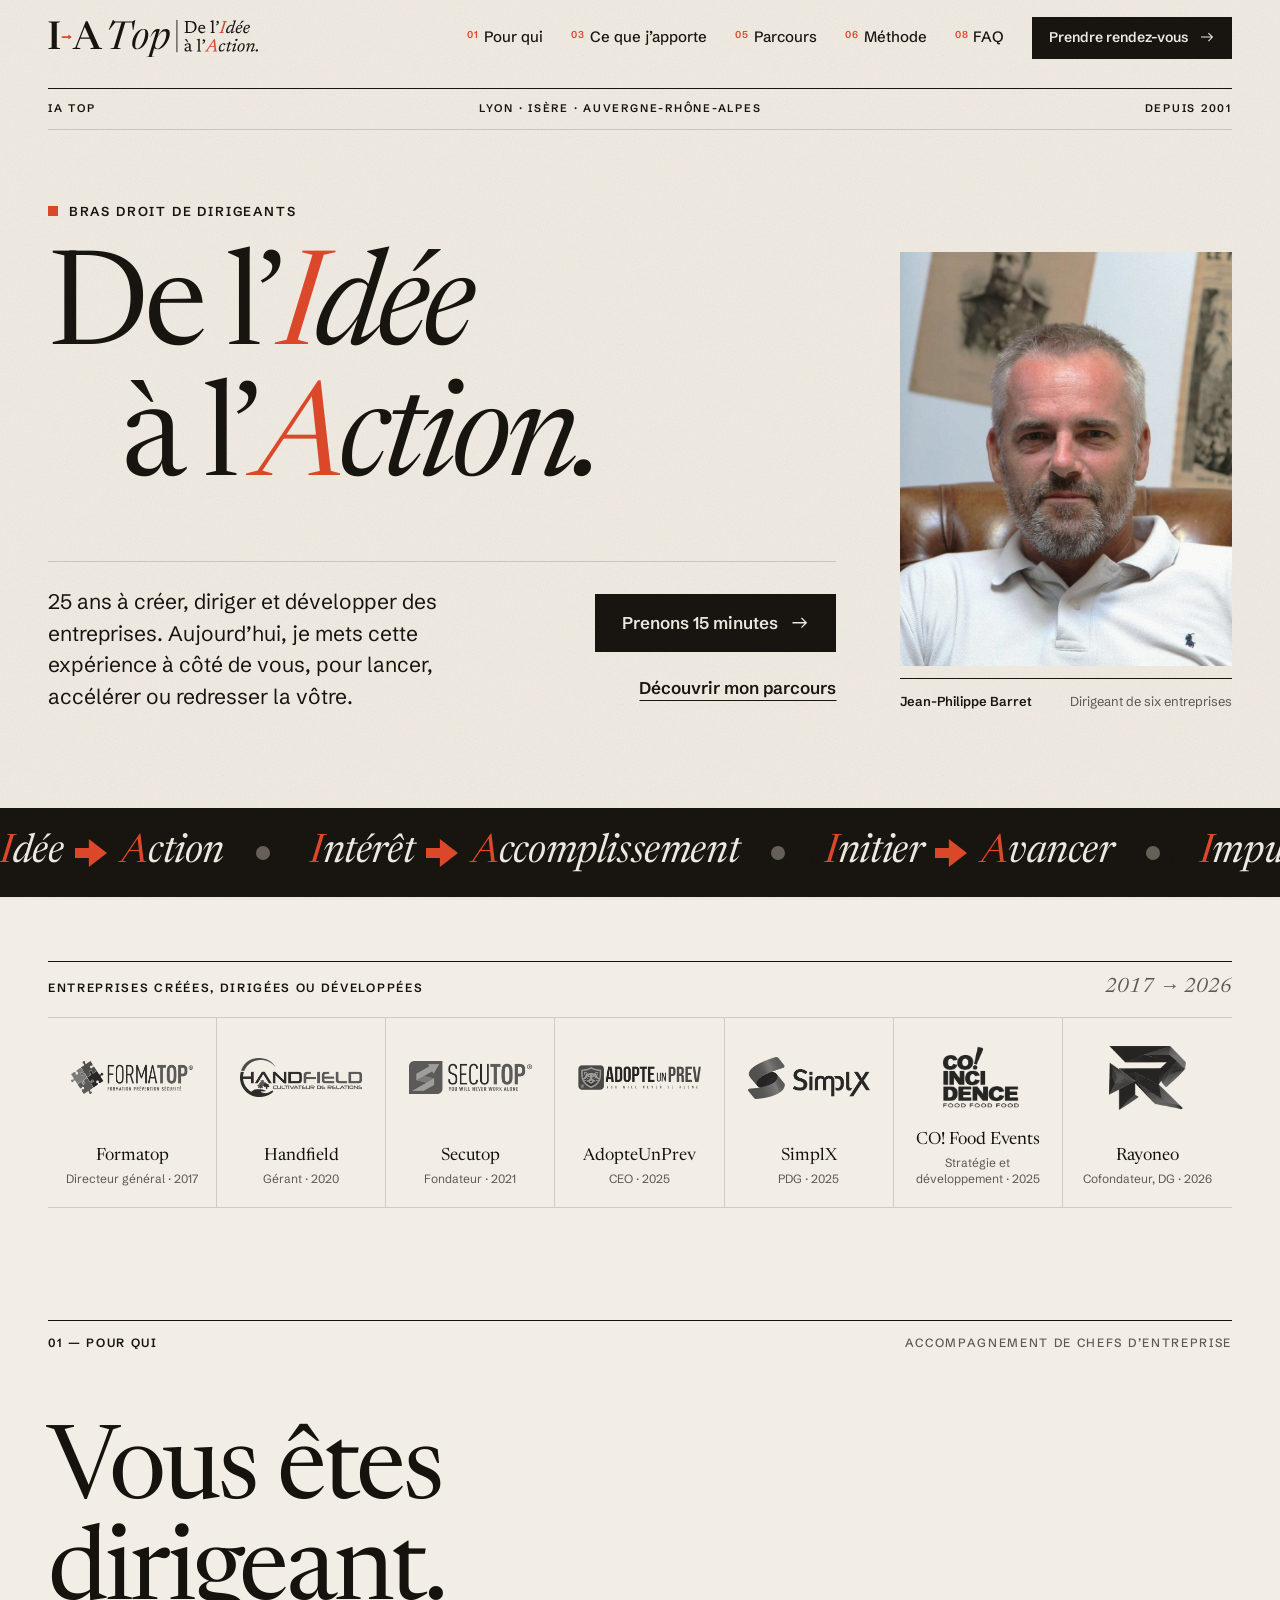
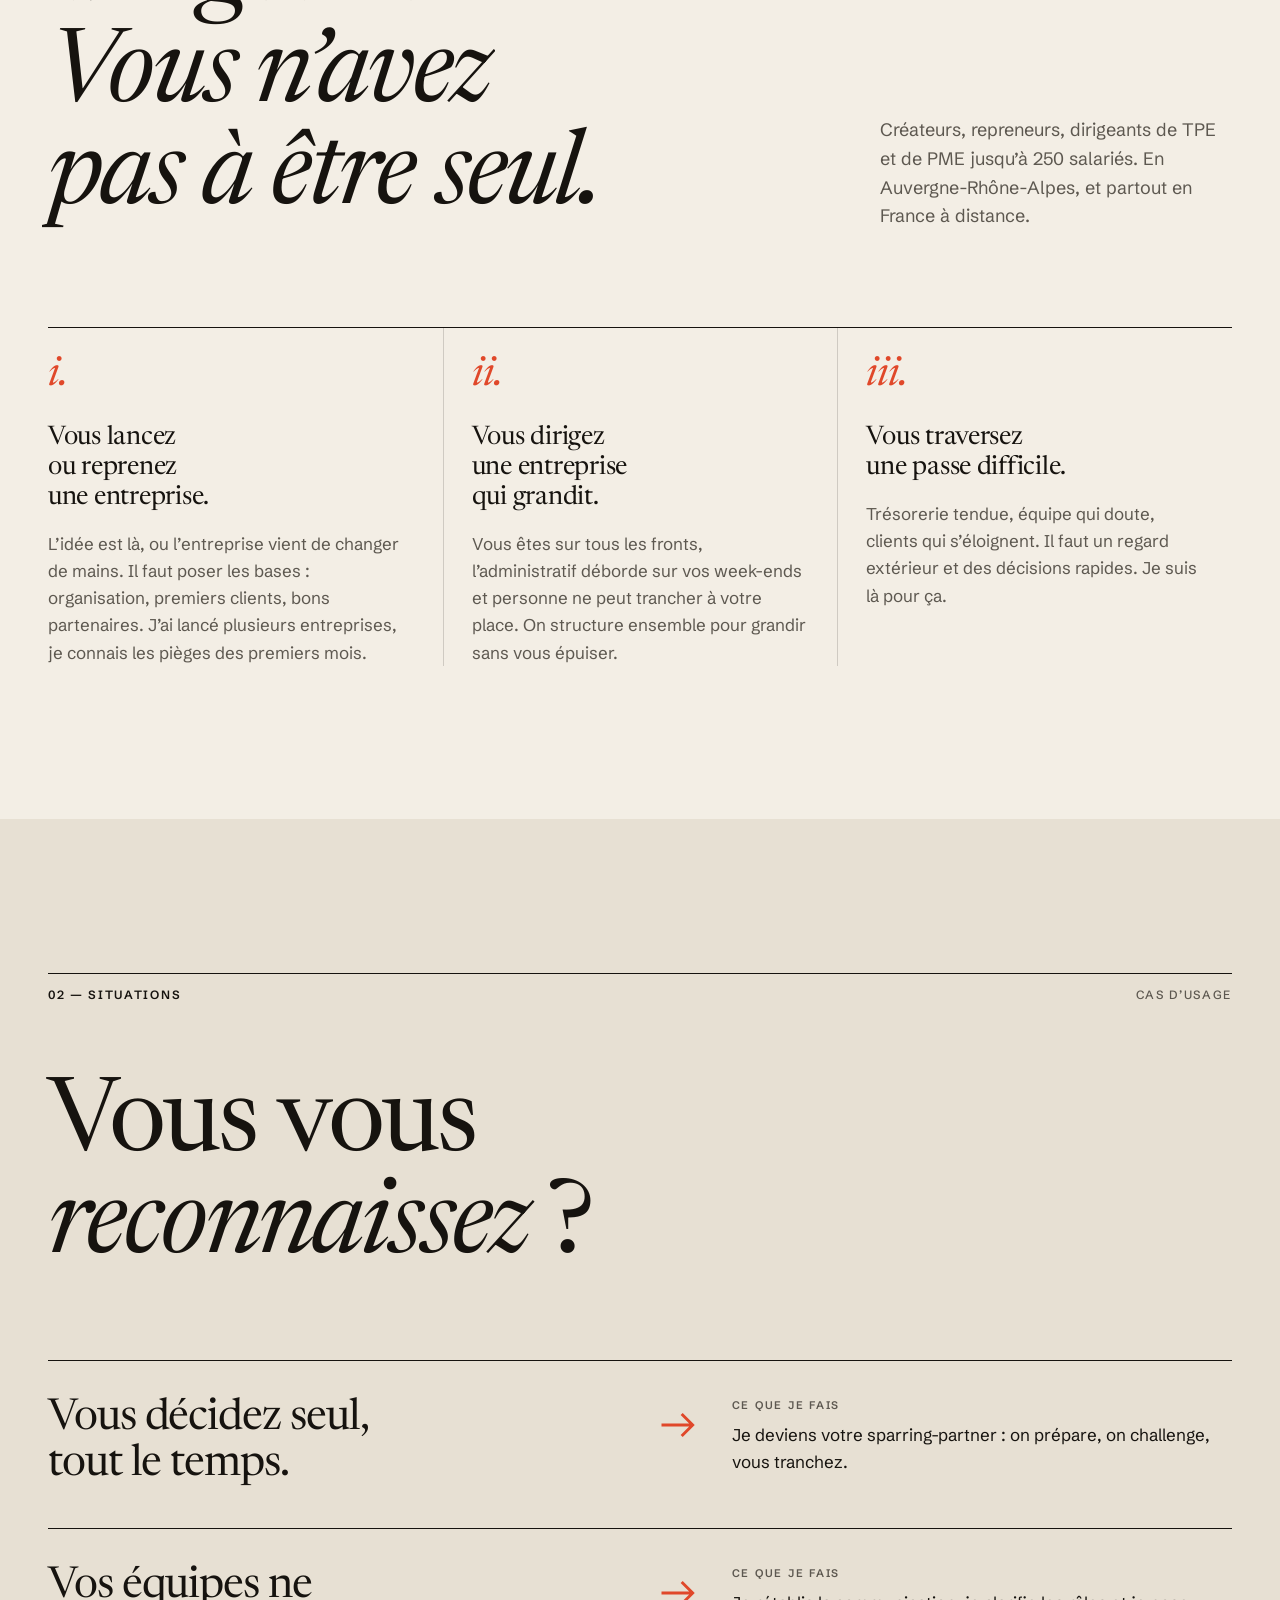
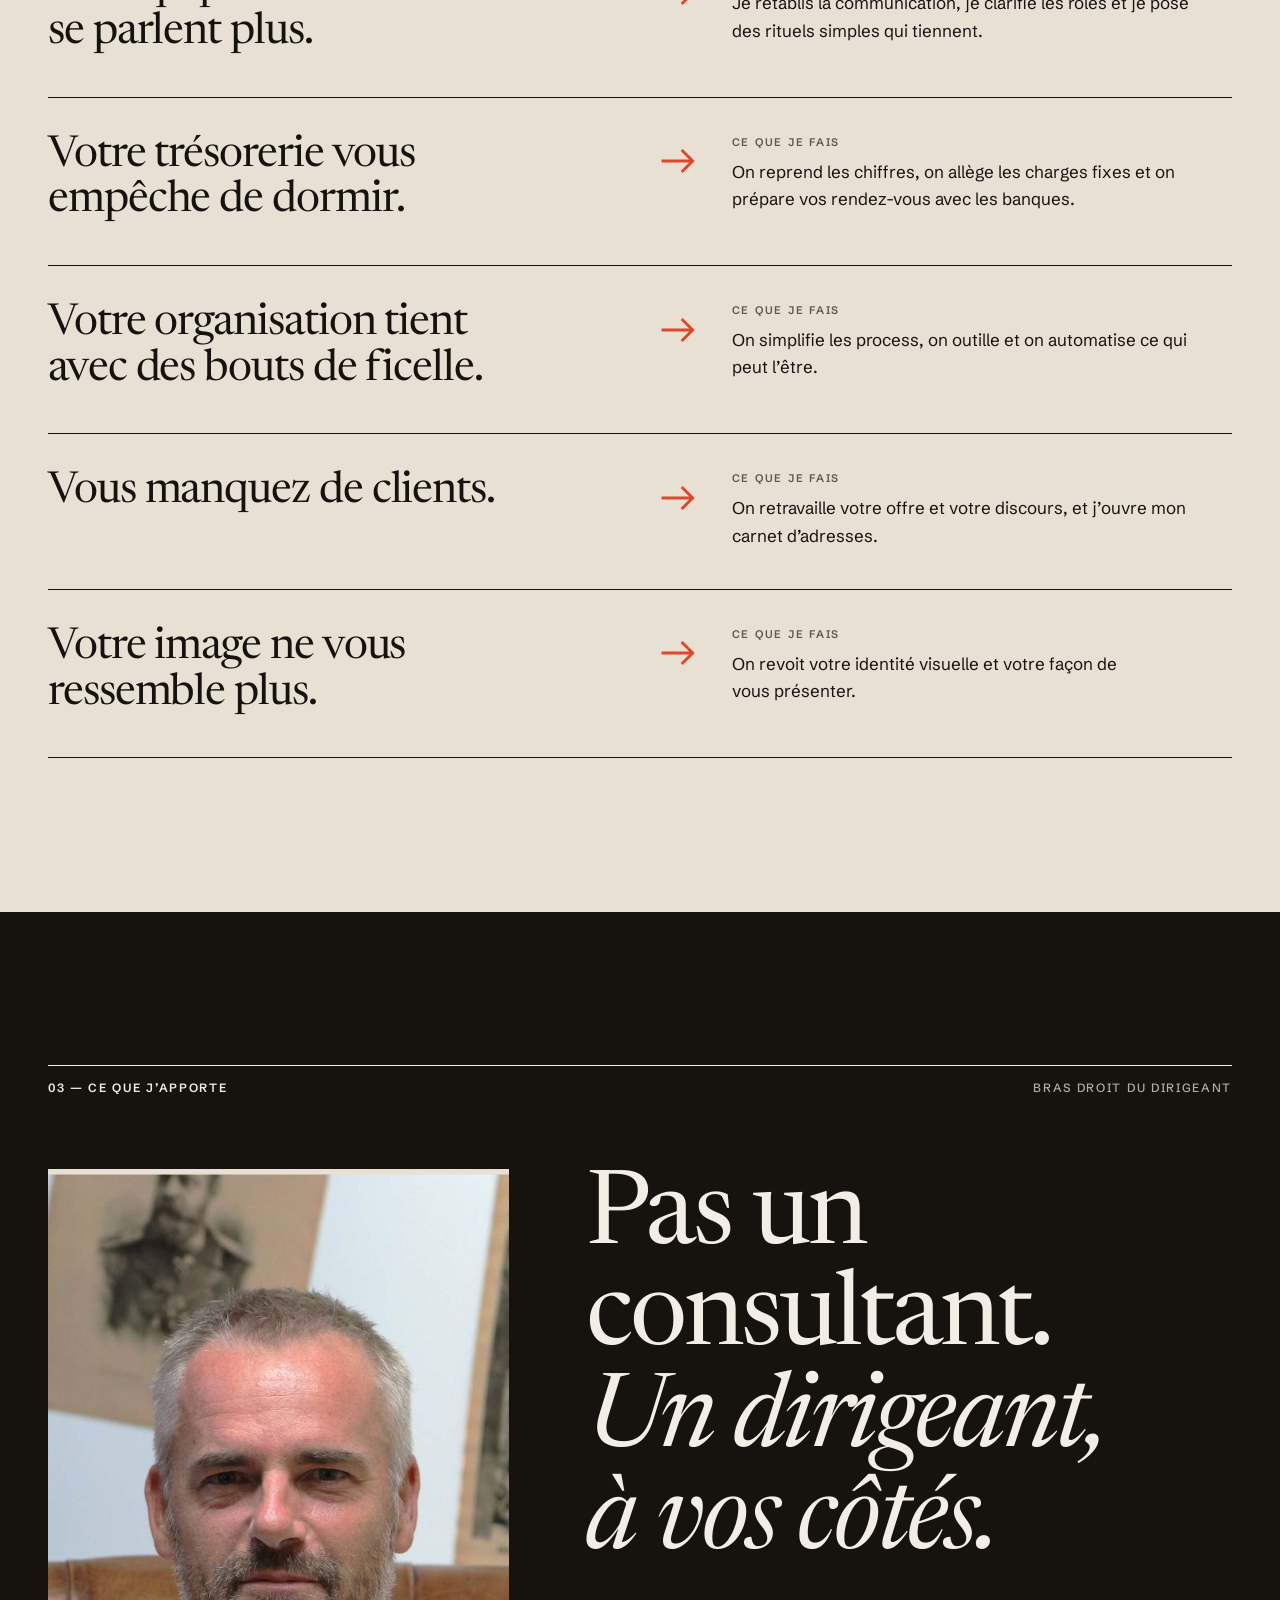
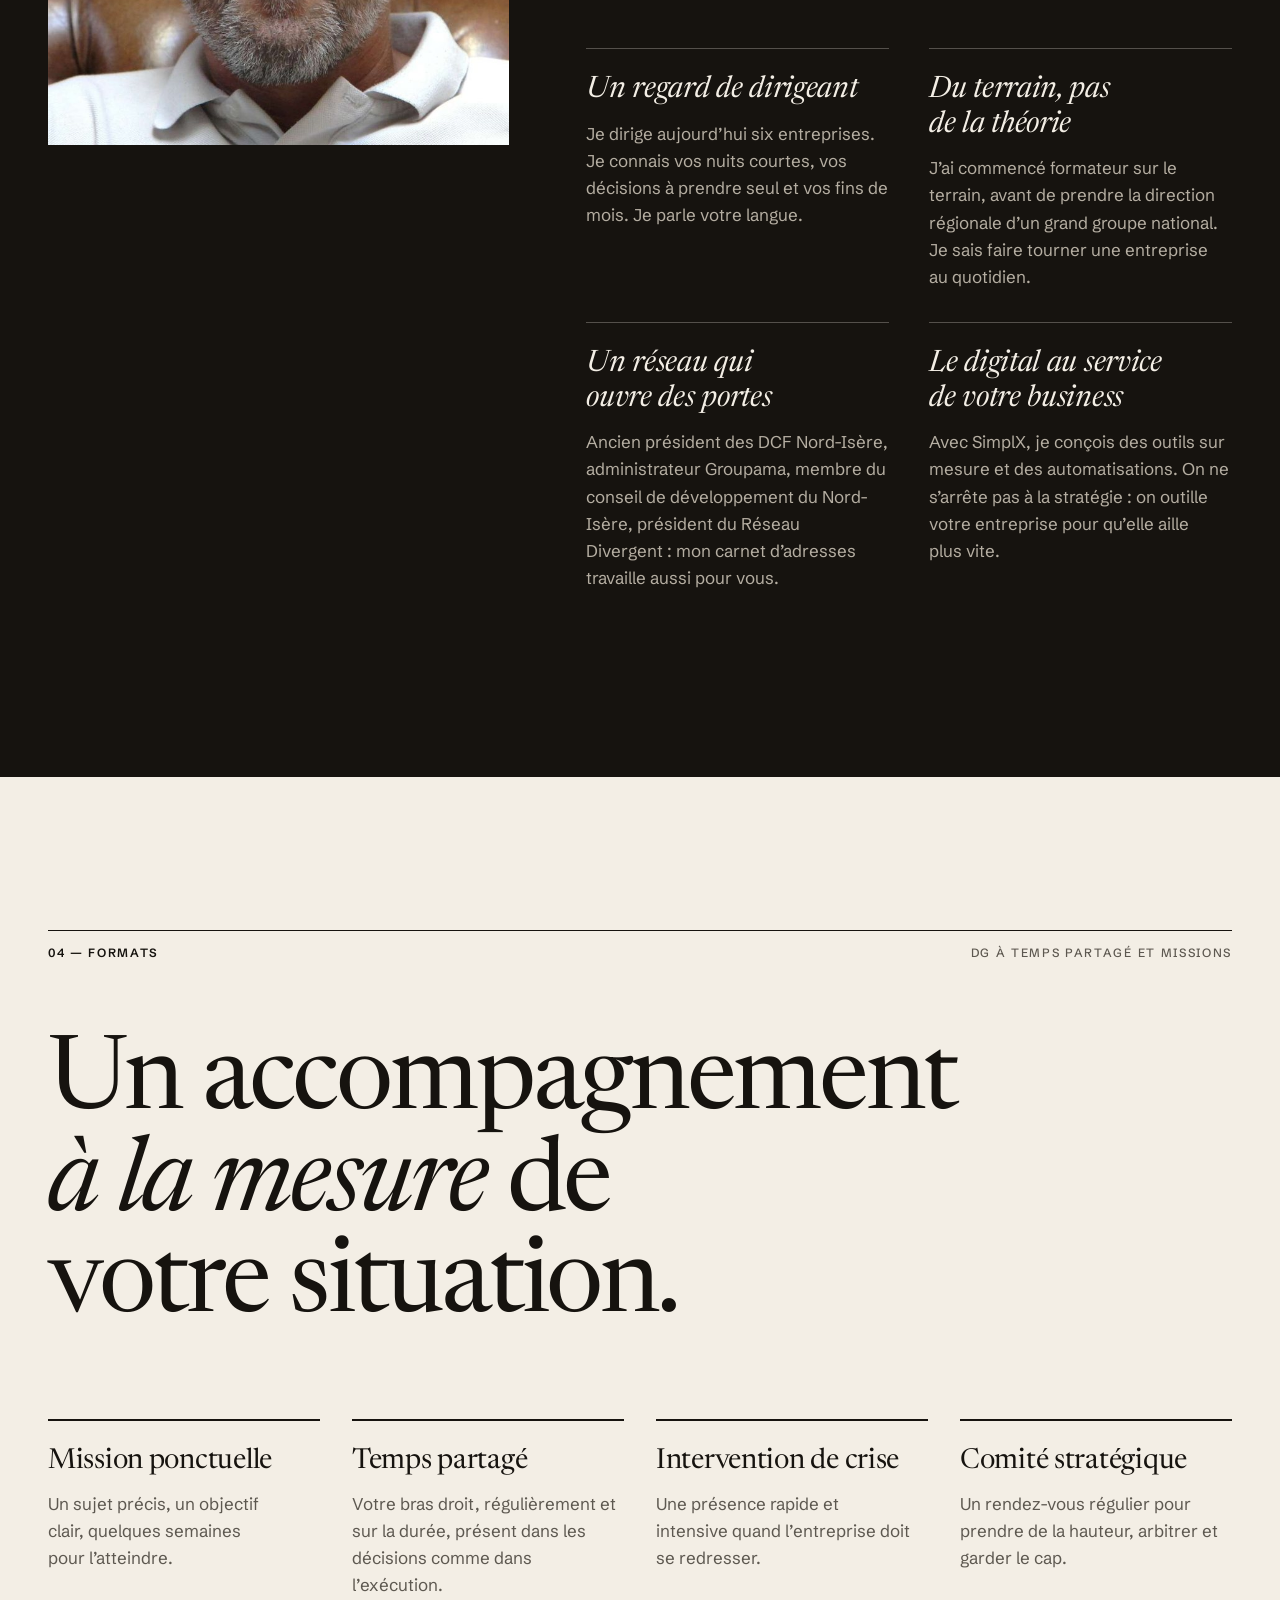
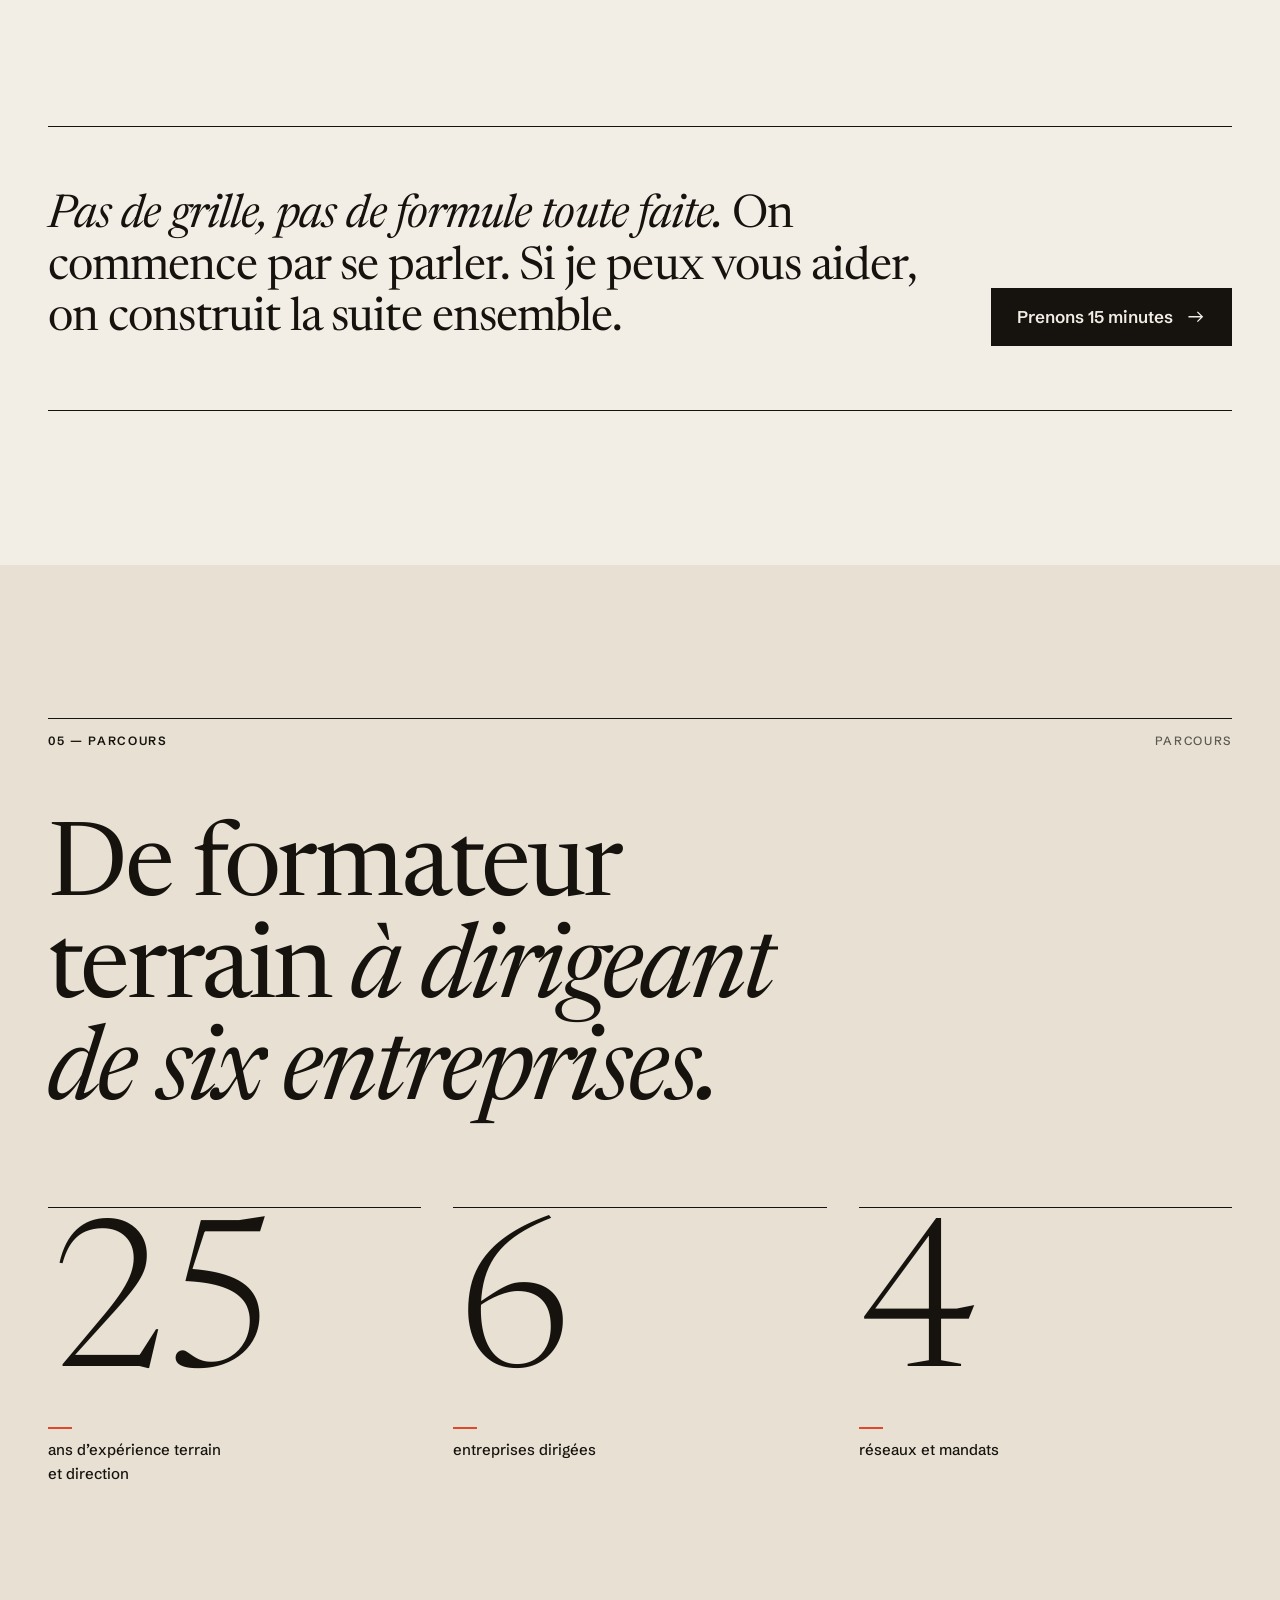
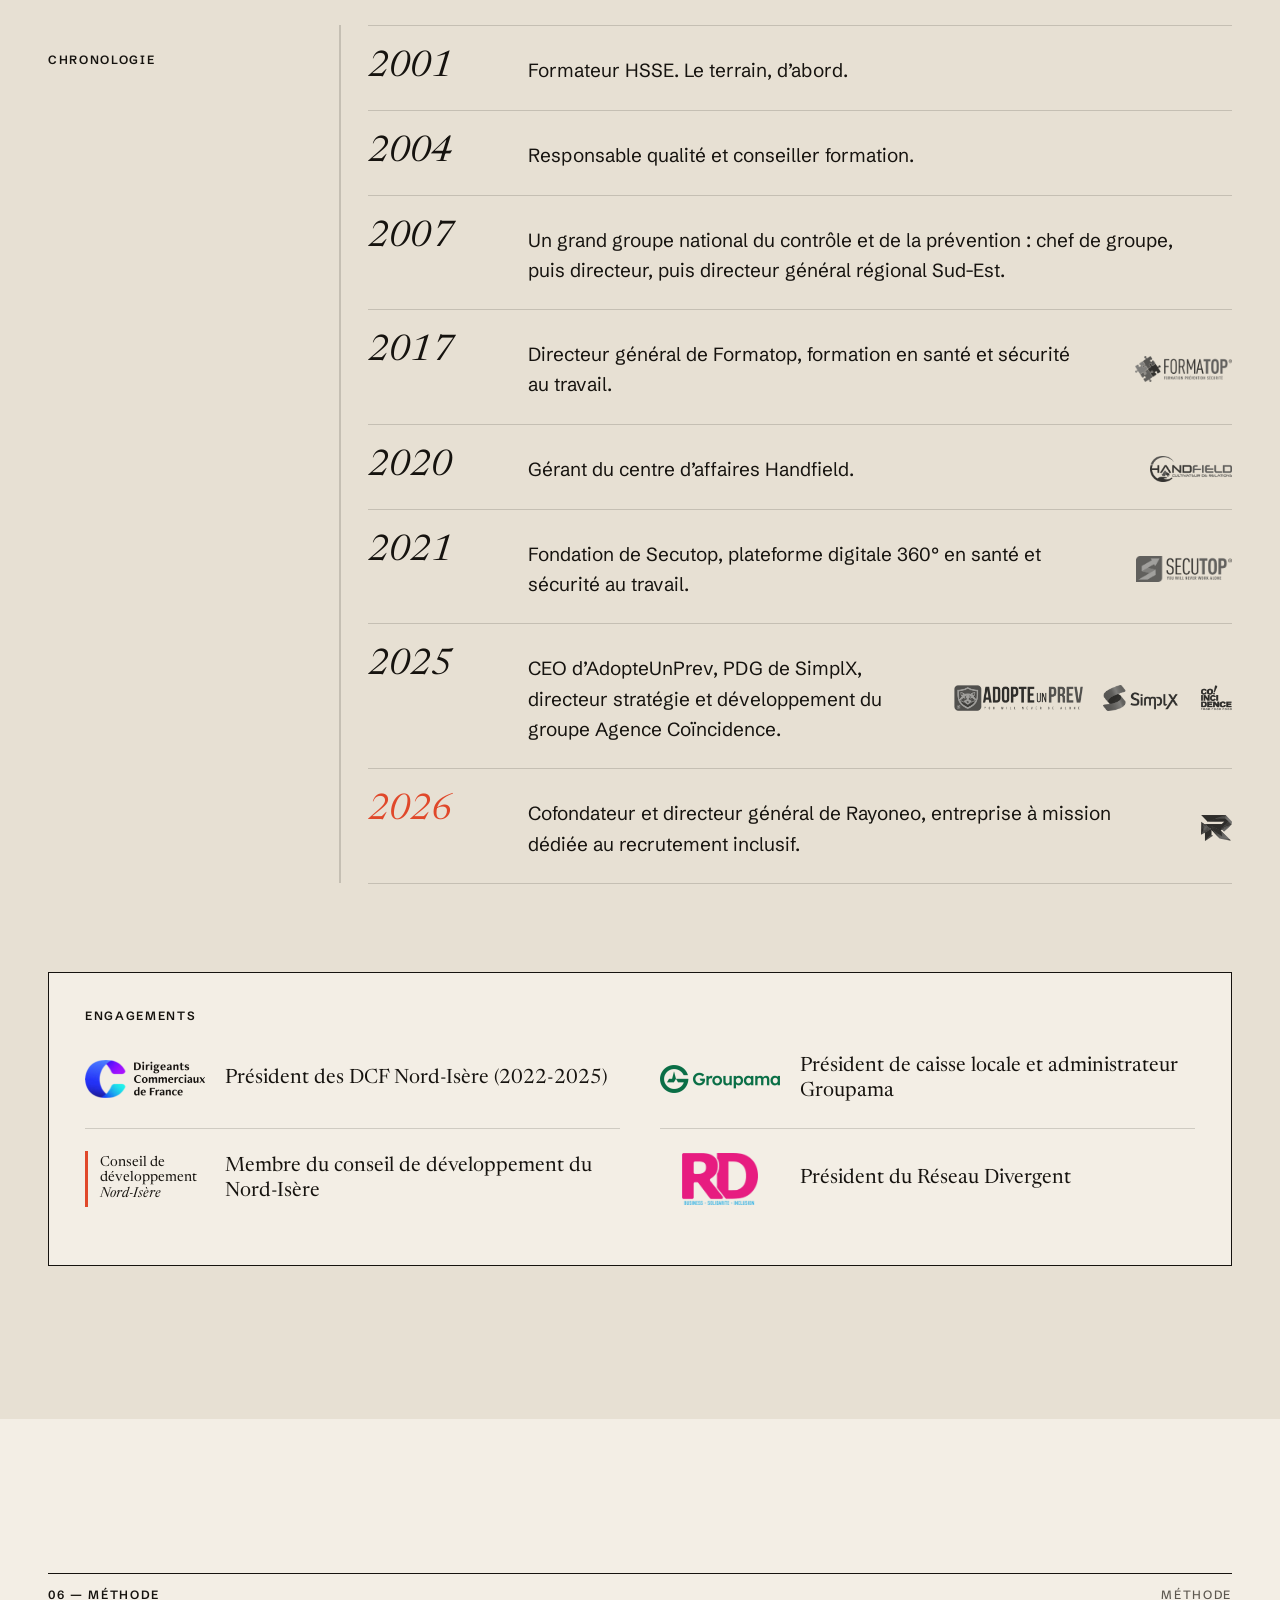
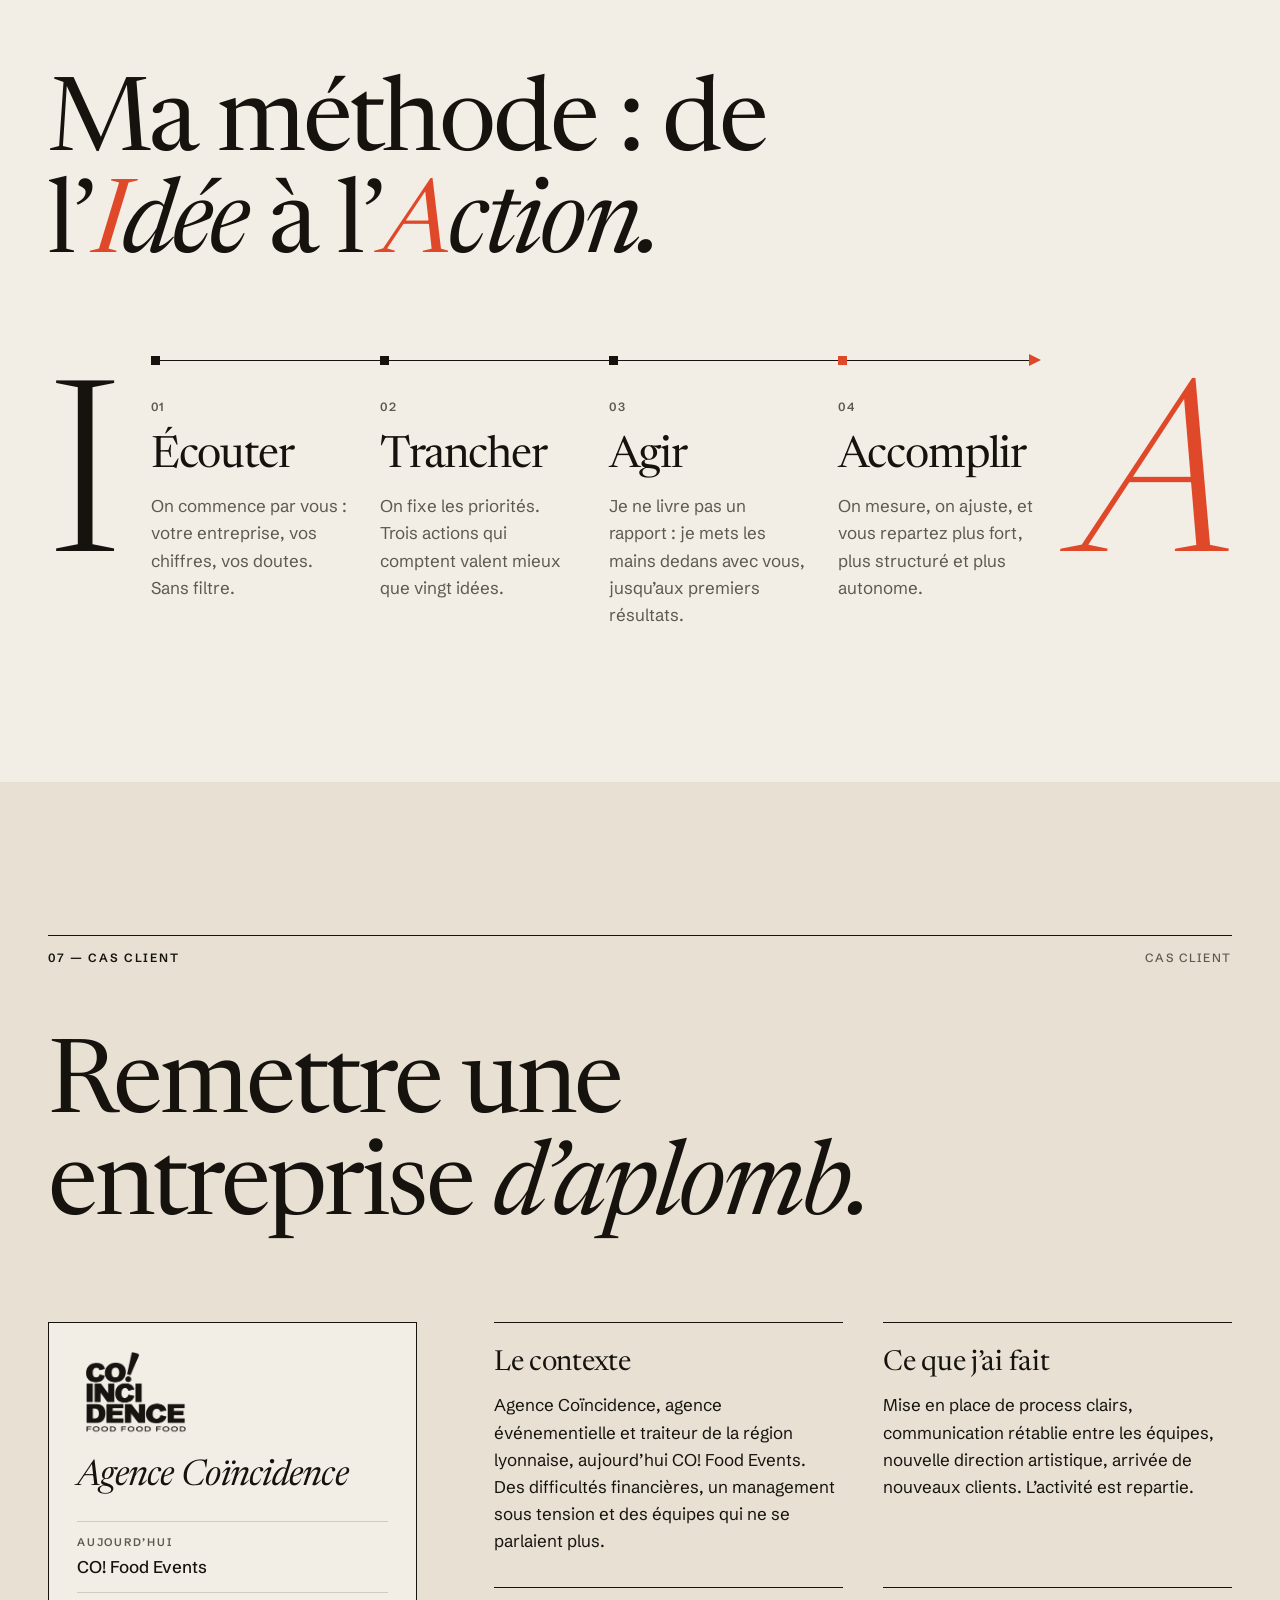
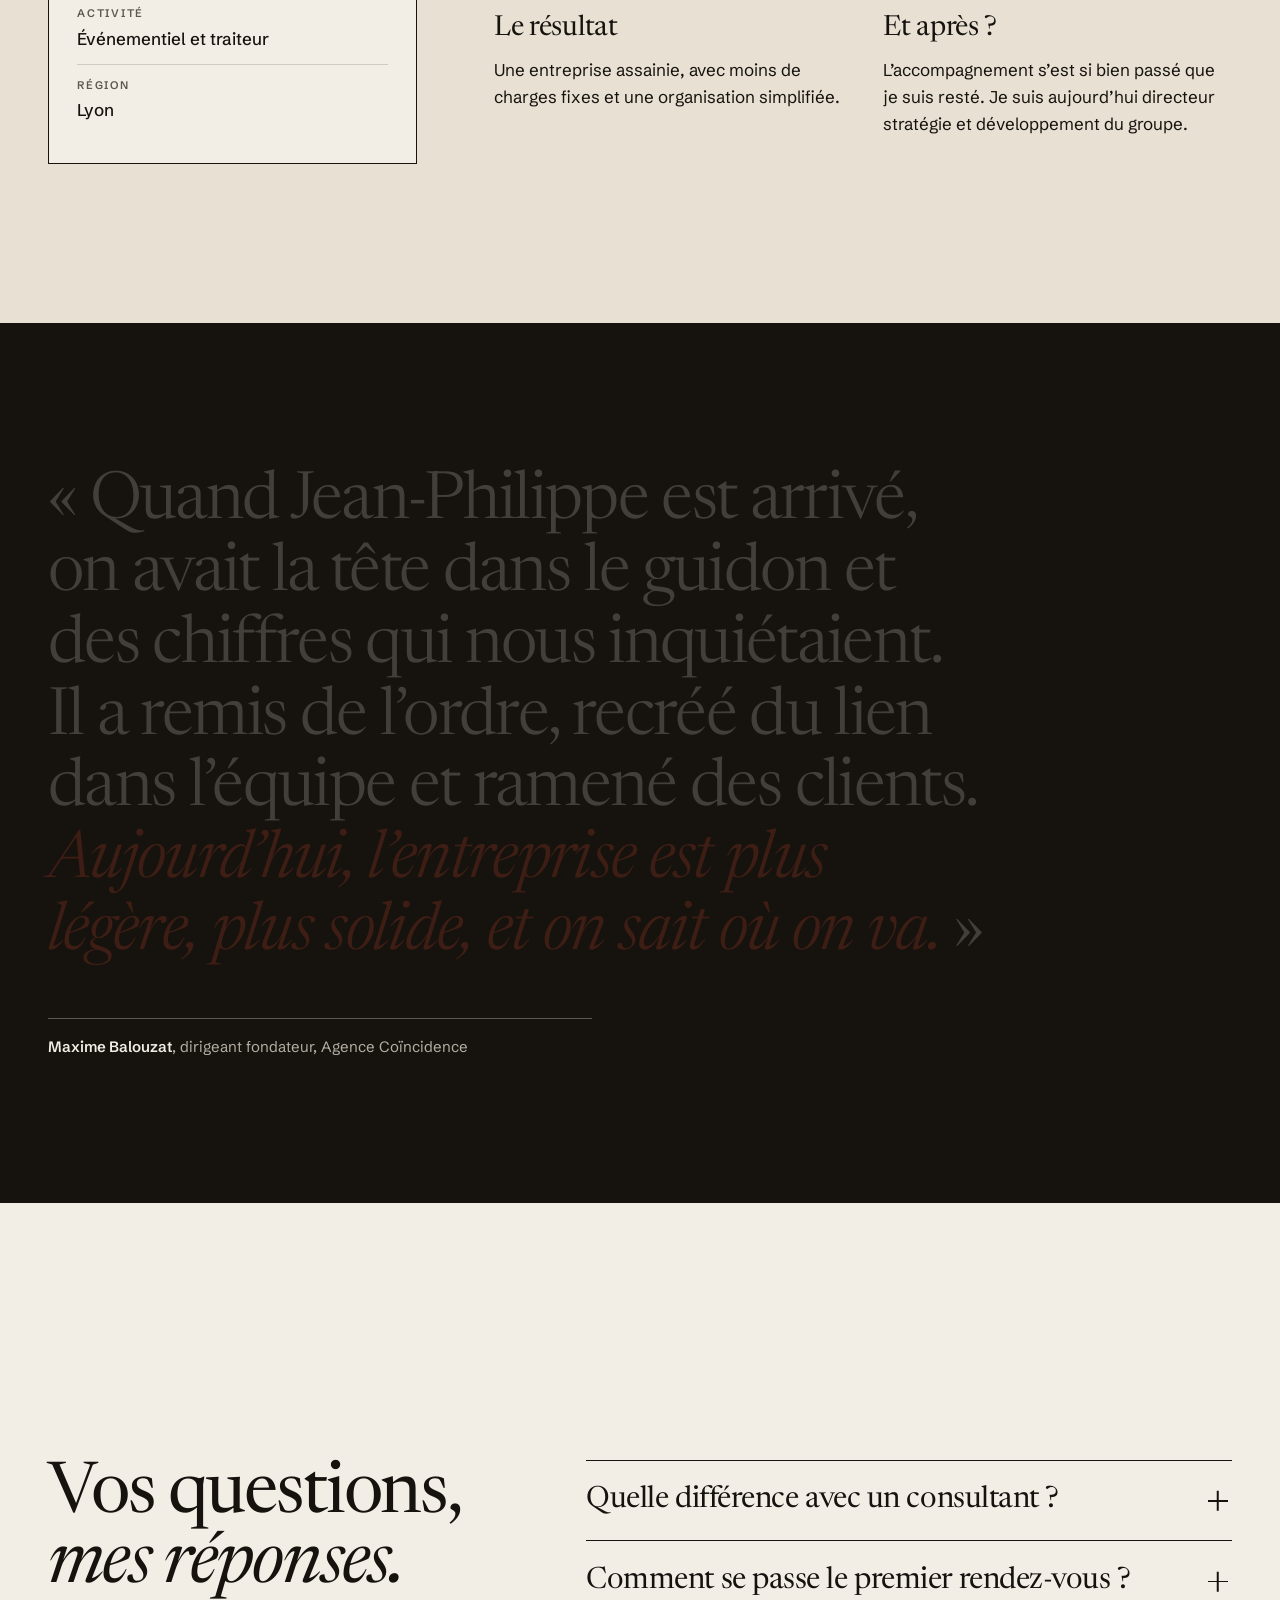
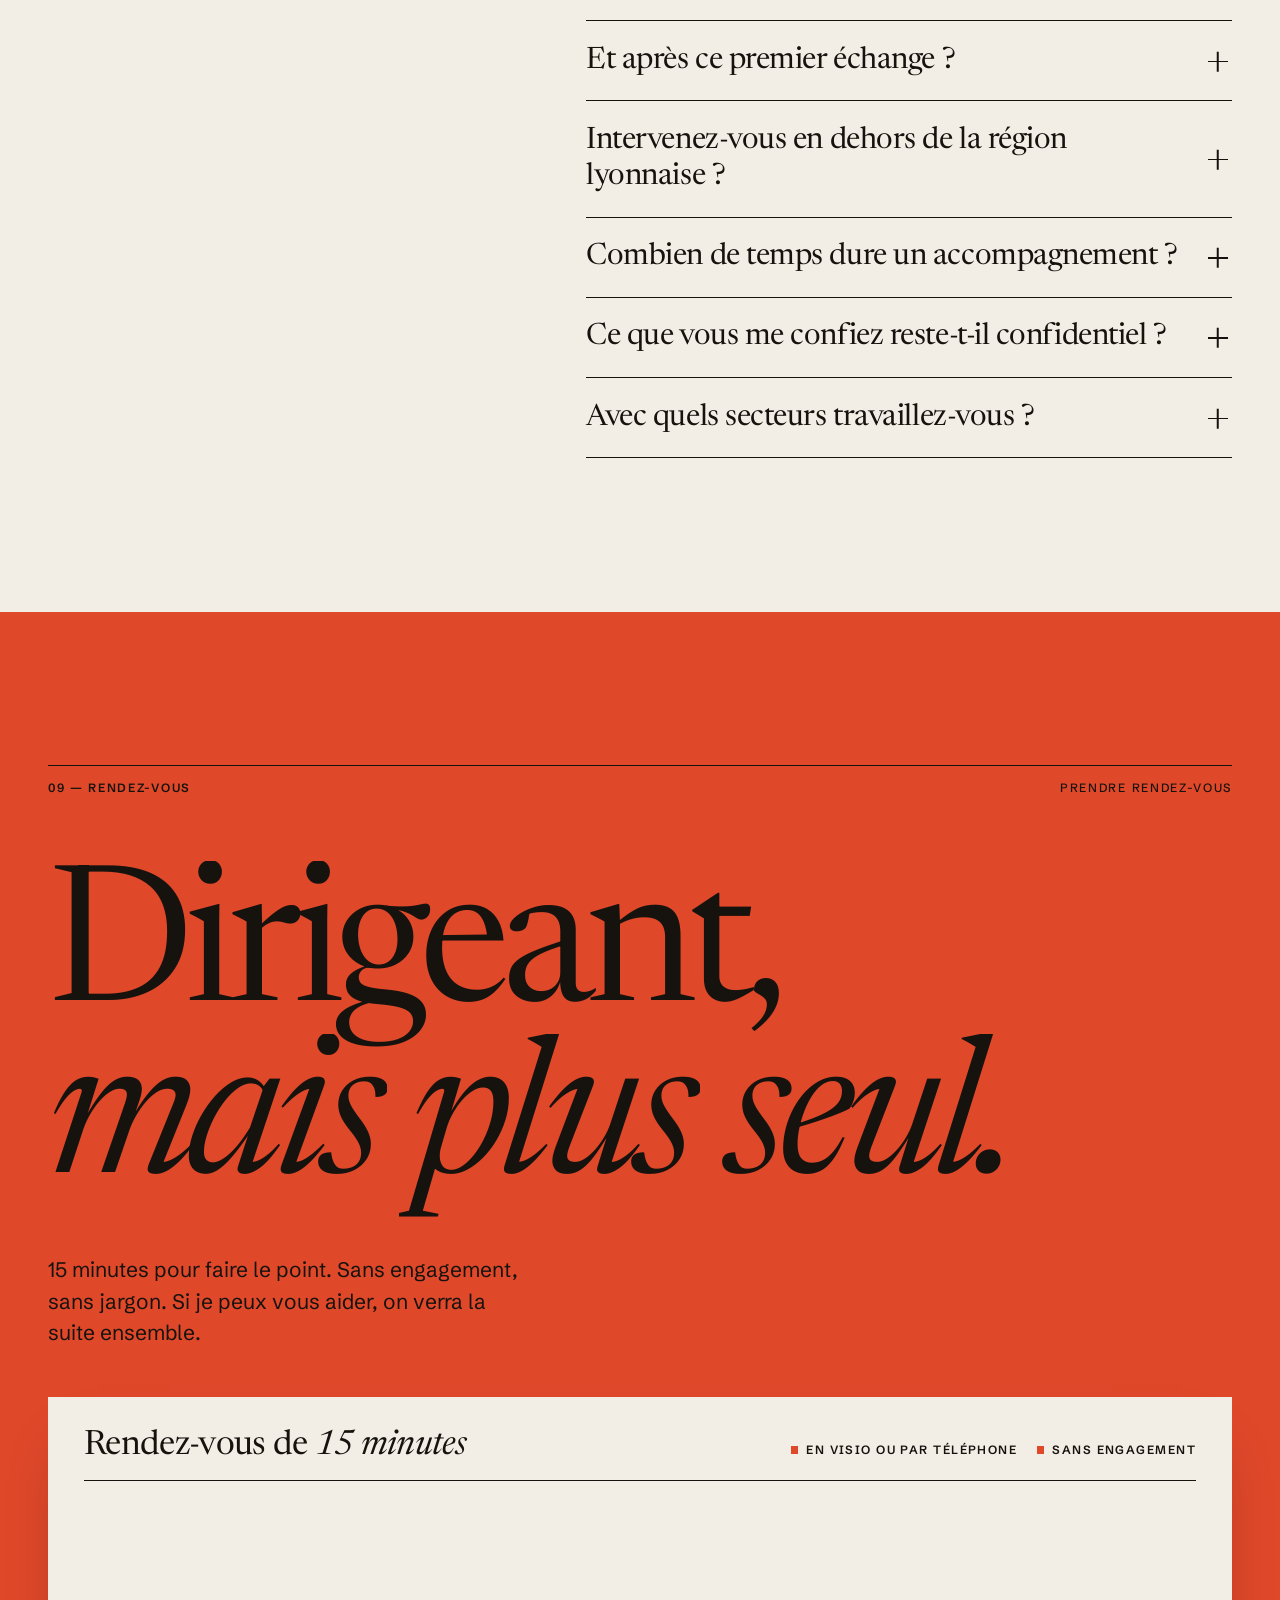
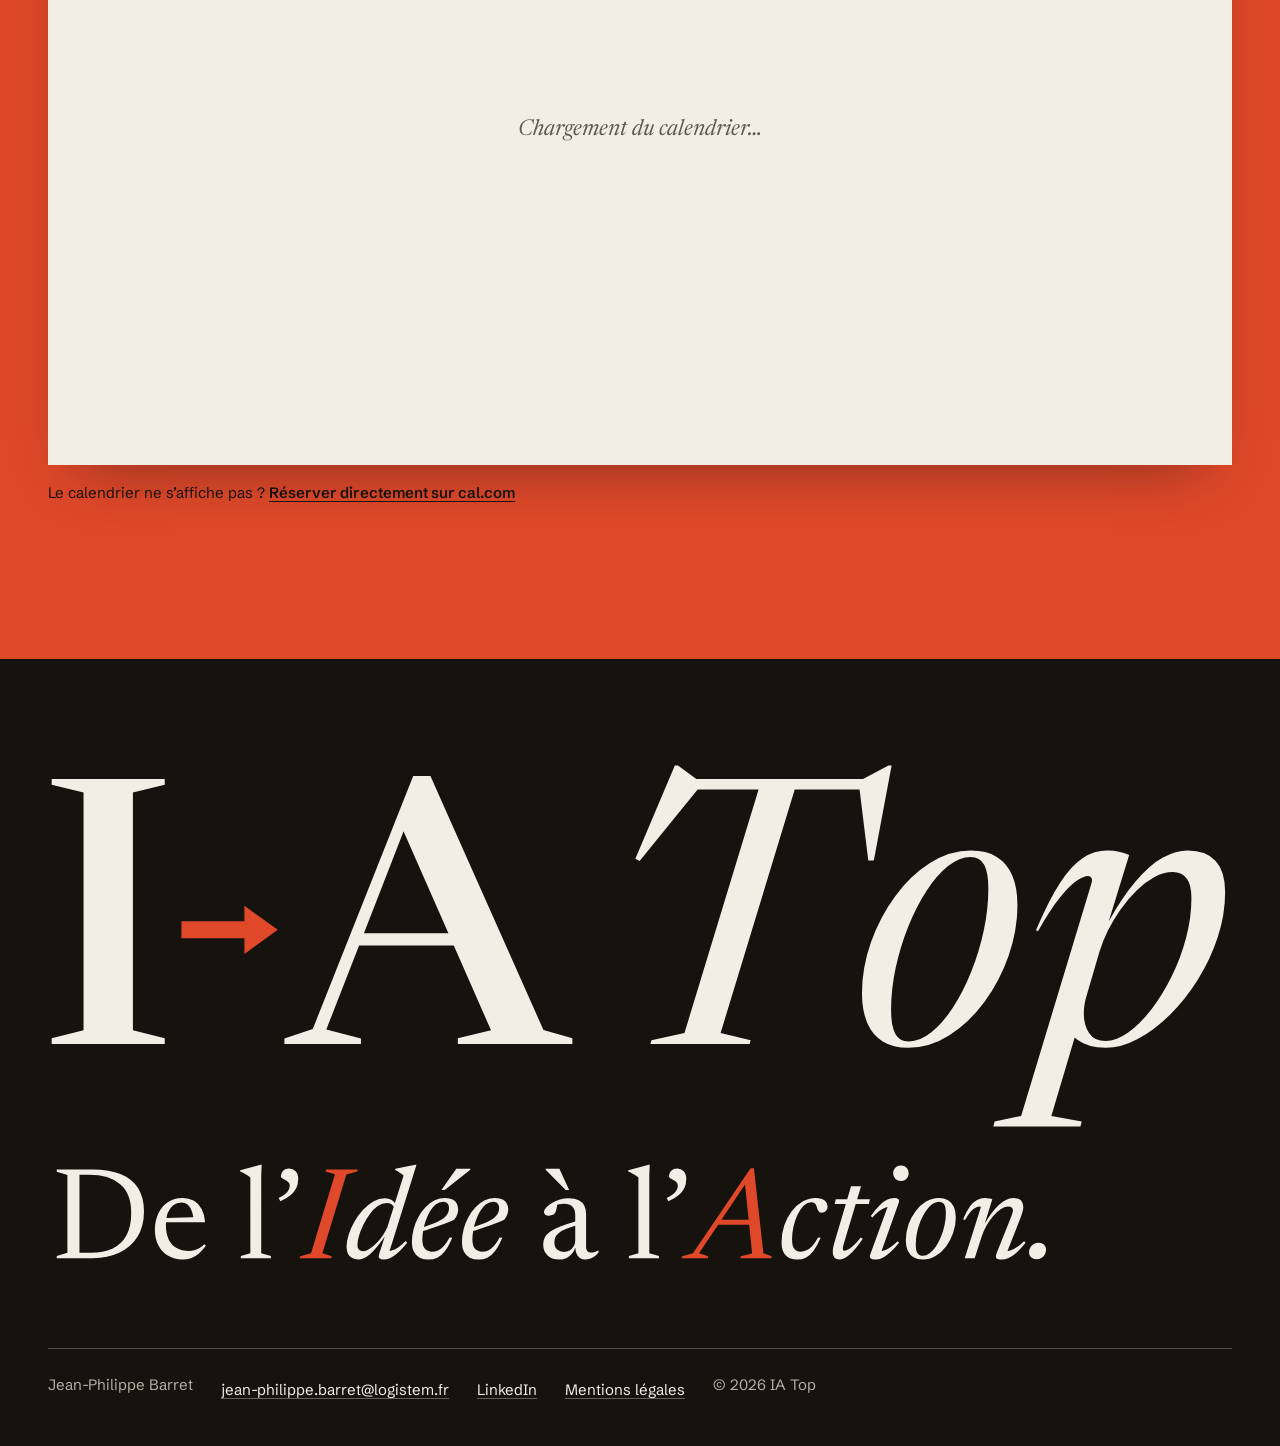
<file: index.html>
<!doctype html>
<html lang="fr" class="no-js">
<head>
  <meta charset="utf-8">
  <meta name="viewport" content="width=device-width, initial-scale=1">
  <title>IA Top | Jean-Philippe Barret, bras droit de dirigeants à Lyon</title>
  <meta name="description" content="Jean-Philippe Barret, dirigeant de 6 entreprises, bras droit de chefs d'entreprise : lancer, développer ou redresser votre TPE/PME. Lyon, Isère, AURA.">
  <link rel="canonical" href="https://iatop.eu/">
  <meta name="robots" content="index, follow">
  <meta name="author" content="Jean-Philippe Barret">
  <meta name="theme-color" content="#F3EEE5">

  <!-- Open Graph (LinkedIn, Facebook, WhatsApp…) -->
  <meta property="og:type" content="website">
  <meta property="og:site_name" content="IA Top">
  <meta property="og:locale" content="fr_FR">
  <meta property="og:url" content="https://iatop.eu/">
  <meta property="og:title" content="IA Top | Jean-Philippe Barret, bras droit de dirigeants à Lyon">
  <meta property="og:description" content="Jean-Philippe Barret, dirigeant de 6 entreprises, bras droit de chefs d'entreprise : lancer, développer ou redresser votre TPE/PME. Lyon, Isère, AURA.">
  <meta property="og:image" content="https://iatop.eu/assets/img/og-image.png">
  <meta property="og:image:type" content="image/png">
  <meta property="og:image:width" content="1200">
  <meta property="og:image:height" content="630">
  <meta property="og:image:alt" content="IA Top, De l'Idée à l'Action.">

  <!-- Twitter / X -->
  <meta name="twitter:card" content="summary_large_image">
  <meta name="twitter:url" content="https://iatop.eu/">
  <meta name="twitter:title" content="IA Top | Jean-Philippe Barret, bras droit de dirigeants à Lyon">
  <meta name="twitter:description" content="Jean-Philippe Barret, dirigeant de 6 entreprises, bras droit de chefs d'entreprise : lancer, développer ou redresser votre TPE/PME. Lyon, Isère, AURA.">
  <meta name="twitter:image" content="https://iatop.eu/assets/img/og-image.png">
  <meta name="twitter:image:alt" content="IA Top, De l'Idée à l'Action.">

  <!-- Icônes -->
  <link rel="icon" href="favicon.ico" sizes="32x32">
  <link rel="icon" href="assets/img/favicon.svg" type="image/svg+xml">
  <link rel="apple-touch-icon" href="assets/img/apple-touch-icon.png">

  <!-- Polices hébergées sur le site (aucun appel externe) -->
  <script>
    (function (d) {
      d.documentElement.className = d.documentElement.className.replace('no-js', 'js');
      // Préchargement des polices, seulement une fois en ligne (il bloquerait les polices en ouvrant le fichier en local)
      if (/^https?:$/.test(location.protocol)) {
        ['newsreader-roman', 'newsreader-italic', 'schibsted-grotesk'].forEach(function (f) {
          var l = d.createElement('link');
          l.rel = 'preload'; l.as = 'font'; l.type = 'font/woff2'; l.crossOrigin = 'anonymous';
          l.href = 'assets/fonts/' + f + '.woff2';
          d.head.appendChild(l);
        });
      }
    })(document);
  </script>
  <link rel="stylesheet" href="css/style.css">

  <!-- Données structurées (Google) -->
  <script type="application/ld+json">
  {
    "@context": "https://schema.org",
    "@graph": [
      {
        "@type": "Person",
        "@id": "https://iatop.eu/#jean-philippe-barret",
        "name": "Jean-Philippe Barret",
        "jobTitle": "Bras droit de dirigeants",
        "url": "https://iatop.eu/",
        "email": "mailto:jean-philippe.barret@logistem.fr",
        "sameAs": ["https://www.linkedin.com/in/jean-philippe-barret-secutop"],
        "worksFor": { "@id": "https://iatop.eu/#ia-top" },
        "knowsLanguage": "fr"
      },
      {
        "@type": "ProfessionalService",
        "@id": "https://iatop.eu/#ia-top",
        "name": "IA Top",
        "slogan": "De l'Idée à l'Action.",
        "description": "Jean-Philippe Barret, dirigeant de 6 entreprises, bras droit de chefs d'entreprise : lancer, développer ou redresser votre TPE/PME. Lyon, Isère, AURA.",
        "url": "https://iatop.eu/",
        "email": "jean-philippe.barret@logistem.fr",
        "logo": "https://iatop.eu/assets/img/logo.svg",
        "image": "https://iatop.eu/assets/img/og-image.png",
        "founder": { "@id": "https://iatop.eu/#jean-philippe-barret" },
        "address": {
          "@type": "PostalAddress",
          "streetAddress": "6 rue de Copenhague",
          "postalCode": "38070",
          "addressLocality": "Saint-Quentin-Fallavier",
          "addressRegion": "Auvergne-Rhône-Alpes",
          "addressCountry": "FR"
        },
        "areaServed": [
          { "@type": "AdministrativeArea", "name": "Auvergne-Rhône-Alpes" },
          { "@type": "City", "name": "Lyon" },
          { "@type": "AdministrativeArea", "name": "Isère" },
          { "@type": "Country", "name": "France" }
        ],
        "knowsLanguage": "fr"
      },
      {
        "@type": "FAQPage",
        "@id": "https://iatop.eu/#faq",
        "mainEntity": [
          {
            "@type": "Question",
            "name": "Quelle différence avec un consultant ?",
            "acceptedAnswer": { "@type": "Answer", "text": "Un consultant analyse, recommande, puis repart. Moi, je suis dirigeant : je décide avec vous et j’agis avec vous, jusqu’aux résultats." }
          },
          {
            "@type": "Question",
            "name": "Comment se passe le premier rendez-vous ?",
            "acceptedAnswer": { "@type": "Answer", "text": "15 minutes, en visio ou par téléphone. Vous me présentez votre situation, et je vous dis franchement si je peux vous aider." }
          },
          {
            "@type": "Question",
            "name": "Et après ce premier échange ?",
            "acceptedAnswer": { "@type": "Answer", "text": "Si je peux vous aider, on choisit ensemble le format adapté. Sinon, je vous le dis. Et si quelqu’un de mon réseau est mieux placé, je vous mets en relation." }
          },
          {
            "@type": "Question",
            "name": "Intervenez-vous en dehors de la région lyonnaise ?",
            "acceptedAnswer": { "@type": "Answer", "text": "Je suis présent physiquement en Auvergne-Rhône-Alpes et j’accompagne des dirigeants partout en France à distance. Je me déplace pour les moments clés." }
          },
          {
            "@type": "Question",
            "name": "Combien de temps dure un accompagnement ?",
            "acceptedAnswer": { "@type": "Answer", "text": "De quelques semaines pour une mission précise à plusieurs mois pour un accompagnement de fond. L’objectif reste toujours le même : que vous n’ayez plus besoin de moi." }
          },
          {
            "@type": "Question",
            "name": "Ce que vous me confiez reste-t-il confidentiel ?",
            "acceptedAnswer": { "@type": "Answer", "text": "Toujours. Vos chiffres, vos doutes et vos projets restent entre nous." }
          },
          {
            "@type": "Question",
            "name": "Avec quels secteurs travaillez-vous ?",
            "acceptedAnswer": { "@type": "Answer", "text": "Tous. Mon parcours m’a fait travailler avec l’industrie, les services, la formation, l’événementiel et le digital. Les problèmes de dirigeant, eux, se ressemblent partout." }
          }
        ]
      }
    ]
  }
  </script>
</head>
<body>
  <!-- Pictogrammes réutilisés dans la page -->
  <svg class="svg-sprite" aria-hidden="true" focusable="false">
    <symbol id="i-arrow" viewBox="0 0 300 262"><path d="M0 85H130V0L300 131L130 262V177H0Z" fill="currentColor"/></symbol>
    <symbol id="i-fleche" viewBox="0 0 24 24"><path d="M3 12h17M14 6l6 6-6 6" fill="none" stroke="currentColor" stroke-width="1.6"/></symbol>
  </svg>

  <a class="skip-link" href="#contenu">Aller au contenu</a>

  <!-- ===================== EN-TÊTE ===================== -->
  <header class="site-header">
    <div class="container header-inner">
      <a class="brand" href="#accueil">
        <img src="assets/img/logo-baseline.svg" width="201" height="36" alt="IA Top, de l’Idée à l’Action. Retour à l’accueil">
      </a>

      <nav class="nav" id="menu" aria-label="Navigation principale">
        <ol class="nav-list">
          <li><a href="#pour-qui"><span class="nav-num" aria-hidden="true">01</span>Pour qui</a></li>
          <li><a href="#apport"><span class="nav-num" aria-hidden="true">03</span>Ce que j’apporte</a></li>
          <li><a href="#parcours"><span class="nav-num" aria-hidden="true">05</span>Parcours</a></li>
          <li><a href="#methode"><span class="nav-num" aria-hidden="true">06</span>Méthode</a></li>
          <li><a href="#faq"><span class="nav-num" aria-hidden="true">08</span>FAQ</a></li>
        </ol>
        <a class="btn btn-ink nav-cta" href="#rendez-vous" data-cal-trigger>Prendre rendez-vous <svg class="btn-icon" aria-hidden="true" focusable="false"><use href="#i-fleche"/></svg></a>
      </nav>

      <a class="btn btn-ink header-cta" href="#rendez-vous" data-cal-trigger>Prendre rendez-vous <svg class="btn-icon" aria-hidden="true" focusable="false"><use href="#i-fleche"/></svg></a>

      <button class="nav-toggle" type="button" aria-expanded="false" aria-controls="menu">
        <span class="nav-toggle-label">Menu</span>
        <span class="nav-toggle-bars" aria-hidden="true"><span></span><span></span></span>
      </button>
    </div>
    <div class="progress" aria-hidden="true"><span></span></div>
  </header>

  <main id="contenu" tabindex="-1">

    <!-- ===================== HERO ===================== -->
    <section class="hero" id="accueil" aria-labelledby="hero-titre">
      <div class="container">
        <div class="hero-top" aria-hidden="true">
          <span>IA Top</span>
          <span class="hero-top-mid">Lyon · Isère · Auvergne-Rhône-Alpes</span>
          <span>Depuis 2001</span>
        </div>

        <div class="hero-grid">
          <div class="hero-text">
            <h1 class="hero-h1" id="hero-titre">
              <span class="hero-kicker">Bras droit de dirigeants</span><span class="visually-hidden"> — </span>
              <span class="hero-title">
                <span class="line"><span class="line-in">De l’<em><span class="ia">I</span>dée</em></span></span>
                <span class="line"><span class="line-in">à l’<em><span class="ia">A</span>ction.</em></span></span>
              </span>
            </h1>

            <div class="hero-foot">
              <p class="hero-lead">25 ans à créer, diriger et développer des entreprises. Aujourd’hui, je mets cette expérience à côté de vous, pour lancer, accélérer ou redresser la vôtre.</p>
              <div class="hero-actions">
                <a class="btn btn-ink btn-lg" href="#rendez-vous" data-cal-trigger>Prenons 15 minutes <svg class="btn-icon" aria-hidden="true" focusable="false"><use href="#i-fleche"/></svg></a>
                <a class="link-line" href="#parcours">Découvrir mon parcours</a>
              </div>
            </div>
          </div>

          <figure class="hero-media">
            <!-- Photo : déposez assets/img/photo-jp.jpg (portrait 4:5, ex. 960 × 1200 px).
                 Elle est affichée en couleur naturelle. Si elle est absente, le monogramme IA s'affiche. -->
            <div class="portrait">
              <img class="portrait-img" src="assets/img/photo-jp.jpg" width="960" height="1200" alt="Jean-Philippe Barret" fetchpriority="high" decoding="async" onerror="this.classList.add('is-missing')">
            </div>
            <figcaption class="portrait-caption"><strong>Jean-Philippe Barret</strong><span>Dirigeant de six entreprises</span></figcaption>
          </figure>
        </div>
      </div>

      <!-- Défilement des paires I → A -->
      <div class="pairs" role="region" aria-label="De l’Idée à l’Action">
        <ul class="pairs-track">
          <li><span class="ia">I</span>dée <svg class="arrow" aria-hidden="true" focusable="false"><use href="#i-arrow"/></svg><span class="visually-hidden">, vers </span> <span class="ia">A</span>ction</li>
          <li><span class="ia">I</span>ntérêt <svg class="arrow" aria-hidden="true" focusable="false"><use href="#i-arrow"/></svg><span class="visually-hidden">, vers </span> <span class="ia">A</span>ccomplissement</li>
          <li><span class="ia">I</span>nitier <svg class="arrow" aria-hidden="true" focusable="false"><use href="#i-arrow"/></svg><span class="visually-hidden">, vers </span> <span class="ia">A</span>vancer</li>
          <li><span class="ia">I</span>mpulsion <svg class="arrow" aria-hidden="true" focusable="false"><use href="#i-arrow"/></svg><span class="visually-hidden">, vers </span> <span class="ia">A</span>boutissement</li>
          <li><span class="ia">I</span>nertie <svg class="arrow" aria-hidden="true" focusable="false"><use href="#i-arrow"/></svg><span class="visually-hidden">, vers </span> <span class="ia">A</span>ccélération</li>
        </ul>
      </div>
    </section>

    <!-- ===================== ENTREPRISES ===================== -->
    <section class="logos-band" aria-labelledby="logos-titre">
      <div class="container">
        <div class="logos-head reveal">
          <h2 class="logos-title" id="logos-titre">Entreprises créées, dirigées ou développées</h2>
          <span class="logos-hint" aria-hidden="true">2017 → 2026</span>
        </div>
        <ul class="logos" role="list">
          <li class="reveal"><div class="logo-item"><span class="logo-box"><img src="assets/img/logos/formatop.webp" width="480" height="128" alt="" loading="lazy" decoding="async"></span><span class="logo-cap"><strong>Formatop</strong><span>Directeur général · 2017</span></span></div></li>
          <li class="reveal"><a class="logo-item" href="https://www.handfield.fr/" target="_blank" rel="noopener"><span class="logo-box"><img src="assets/img/logos/handfield.webp" width="480" height="153" alt="" loading="lazy" decoding="async"></span><span class="logo-cap"><strong>Handfield</strong><span>Gérant · 2020</span></span><span class="visually-hidden"> (nouvel onglet)</span></a></li>
          <li class="reveal"><a class="logo-item" href="https://www.secutop.fr/" target="_blank" rel="noopener"><span class="logo-box"><img src="assets/img/logos/secutop.webp" width="480" height="130" alt="" loading="lazy" decoding="async"></span><span class="logo-cap"><strong>Secutop</strong><span>Fondateur · 2021</span></span><span class="visually-hidden"> (nouvel onglet)</span></a></li>
          <li class="reveal"><a class="logo-item" href="https://adopteunprev.fr/" target="_blank" rel="noopener"><span class="logo-box"><img src="assets/img/logos/adopteunprev.webp" width="480" height="97" alt="" loading="lazy" decoding="async"></span><span class="logo-cap"><strong>AdopteUnPrev</strong><span>CEO · 2025</span></span><span class="visually-hidden"> (nouvel onglet)</span></a></li>
          <li class="reveal"><a class="logo-item" href="https://www.simplx.fr/" target="_blank" rel="noopener"><span class="logo-box"><img src="assets/img/logos/simplx.webp" width="480" height="165" alt="" loading="lazy" decoding="async"></span><span class="logo-cap"><strong>SimplX</strong><span>PDG · 2025</span></span><span class="visually-hidden"> (nouvel onglet)</span></a></li>
          <li class="reveal"><a class="logo-item" href="https://www.agence-coincidence.fr/" target="_blank" rel="noopener"><span class="logo-box"><img src="assets/img/logos/co-food-events.webp" width="480" height="370" alt="" loading="lazy" decoding="async"></span><span class="logo-cap"><strong>CO! Food Events</strong><span>Stratégie et développement · 2025</span></span><span class="visually-hidden"> (nouvel onglet)</span></a></li>
          <li class="reveal"><a class="logo-item" href="https://www.rayoneo.fr/" target="_blank" rel="noopener"><span class="logo-box"><img src="assets/img/logos/rayoneo.webp" width="240" height="201" alt="" loading="lazy" decoding="async"></span><span class="logo-cap"><strong>Rayoneo</strong><span>Cofondateur, DG · 2026</span></span><span class="visually-hidden"> (nouvel onglet)</span></a></li>
        </ul>
      </div>
    </section>

    <!-- ===================== 01. POUR QUI ===================== -->
    <section class="section" id="pour-qui" aria-labelledby="pour-qui-titre">
      <div class="container">
        <div class="rubrique reveal">
          <span class="rubrique-num" aria-hidden="true">01 — Pour qui</span>
          <p class="eyebrow">Accompagnement de chefs d’entreprise</p>
        </div>

        <div class="split">
          <h2 class="h-xl reveal words" id="pour-qui-titre">Vous êtes dirigeant. <em>Vous n’avez pas à être seul.</em></h2>
          <p class="split-aside reveal">Créateurs, repreneurs, dirigeants de TPE et de PME jusqu’à 250 salariés. En Auvergne-Rhône-Alpes, et partout en France à distance.</p>
        </div>

        <div class="columns-3">
          <article class="col reveal">
            <span class="col-num" aria-hidden="true">i.</span>
            <h3>Vous lancez ou reprenez une entreprise.</h3>
            <p>L’idée est là, ou l’entreprise vient de changer de mains. Il faut poser les bases : organisation, premiers clients, bons partenaires. J’ai lancé plusieurs entreprises, je connais les pièges des premiers mois.</p>
          </article>
          <article class="col reveal">
            <span class="col-num" aria-hidden="true">ii.</span>
            <h3>Vous dirigez une entreprise qui grandit.</h3>
            <p>Vous êtes sur tous les fronts, l’administratif déborde sur vos week-ends et personne ne peut trancher à votre place. On structure ensemble pour grandir sans vous épuiser.</p>
          </article>
          <article class="col reveal">
            <span class="col-num" aria-hidden="true">iii.</span>
            <h3>Vous traversez une passe difficile.</h3>
            <p>Trésorerie tendue, équipe qui doute, clients qui s’éloignent. Il faut un regard extérieur et des décisions rapides. Je suis là pour ça.</p>
          </article>
        </div>
      </div>
    </section>

    <!-- ===================== 02. SITUATIONS ===================== -->
    <section class="section section-lin" id="situations" aria-labelledby="situations-titre">
      <div class="container">
        <div class="rubrique reveal">
          <span class="rubrique-num" aria-hidden="true">02 — Situations</span>
          <p class="eyebrow">Cas d’usage</p>
        </div>

        <h2 class="h-xl reveal words" id="situations-titre">Vous vous <em>reconnaissez</em> ?</h2>

        <div class="index-list">
          <article class="index-row reveal">
            <h3>Vous décidez seul, tout le temps.</h3>
            <svg class="index-arrow" aria-hidden="true" focusable="false"><use href="#i-fleche"/></svg>
            <div class="index-answer">
              <p class="label">Ce que je fais</p>
              <p>Je deviens votre sparring-partner : on prépare, on challenge, vous tranchez.</p>
            </div>
          </article>
          <article class="index-row reveal">
            <h3>Vos équipes ne se parlent plus.</h3>
            <svg class="index-arrow" aria-hidden="true" focusable="false"><use href="#i-fleche"/></svg>
            <div class="index-answer">
              <p class="label">Ce que je fais</p>
              <p>Je rétablis la communication, je clarifie les rôles et je pose des rituels simples qui tiennent.</p>
            </div>
          </article>
          <article class="index-row reveal">
            <h3>Votre trésorerie vous empêche de dormir.</h3>
            <svg class="index-arrow" aria-hidden="true" focusable="false"><use href="#i-fleche"/></svg>
            <div class="index-answer">
              <p class="label">Ce que je fais</p>
              <p>On reprend les chiffres, on allège les charges fixes et on prépare vos rendez-vous avec les banques.</p>
            </div>
          </article>
          <article class="index-row reveal">
            <h3>Votre organisation tient avec des bouts de ficelle.</h3>
            <svg class="index-arrow" aria-hidden="true" focusable="false"><use href="#i-fleche"/></svg>
            <div class="index-answer">
              <p class="label">Ce que je fais</p>
              <p>On simplifie les process, on outille et on automatise ce qui peut l’être.</p>
            </div>
          </article>
          <article class="index-row reveal">
            <h3>Vous manquez de clients.</h3>
            <svg class="index-arrow" aria-hidden="true" focusable="false"><use href="#i-fleche"/></svg>
            <div class="index-answer">
              <p class="label">Ce que je fais</p>
              <p>On retravaille votre offre et votre discours, et j’ouvre mon carnet d’adresses.</p>
            </div>
          </article>
          <article class="index-row reveal">
            <h3>Votre image ne vous ressemble plus.</h3>
            <svg class="index-arrow" aria-hidden="true" focusable="false"><use href="#i-fleche"/></svg>
            <div class="index-answer">
              <p class="label">Ce que je fais</p>
              <p>On revoit votre identité visuelle et votre façon de vous présenter.</p>
            </div>
          </article>
        </div>
      </div>
    </section>

    <!-- ===================== 03. CE QUE J'APPORTE ===================== -->
    <section class="section section-encre" id="apport" aria-labelledby="apport-titre">
      <div class="container">
        <div class="rubrique reveal">
          <span class="rubrique-num" aria-hidden="true">03 — Ce que j’apporte</span>
          <p class="eyebrow">Bras droit du dirigeant</p>
        </div>

        <div class="apport-grid">
          <div class="apport-media reveal" aria-hidden="true">
            <!-- Gros plan de Jean-Philippe, en couleur naturelle (assets/img/photo-jp-gros-plan.jpg) -->
            <div class="photo-close">
              <img class="portrait-img" src="assets/img/photo-jp-gros-plan.jpg" width="800" height="1000" alt="" loading="lazy" decoding="async" onerror="this.classList.add('is-missing');this.parentNode.classList.add('no-photo')">
            </div>
          </div>

          <div class="apport-text">
            <h2 class="h-xl reveal words" id="apport-titre">Pas un consultant. <em>Un dirigeant, à vos côtés.</em></h2>

            <div class="pillars">
              <article class="pillar reveal">
                <h3>Un regard de dirigeant</h3>
                <p>Je dirige aujourd’hui six entreprises. Je connais vos nuits courtes, vos décisions à prendre seul et vos fins de mois. Je parle votre langue.</p>
              </article>
              <article class="pillar reveal">
                <h3>Du terrain, pas de la théorie</h3>
                <p>J’ai commencé formateur sur le terrain, avant de prendre la direction régionale d’un grand groupe national. Je sais faire tourner une entreprise au quotidien.</p>
              </article>
              <article class="pillar reveal">
                <h3>Un réseau qui ouvre des portes</h3>
                <p>Ancien président des DCF Nord-Isère, administrateur Groupama, membre du conseil de développement du Nord-Isère, président du Réseau Divergent : mon carnet d’adresses travaille aussi pour vous.</p>
              </article>
              <article class="pillar reveal">
                <h3>Le digital au service de votre business</h3>
                <p>Avec SimplX, je conçois des outils sur mesure et des automatisations. On ne s’arrête pas à la stratégie : on outille votre entreprise pour qu’elle aille plus vite.</p>
              </article>
            </div>
          </div>
        </div>
      </div>
    </section>

    <!-- ===================== 04. FORMATS ===================== -->
    <section class="section" id="formats" aria-labelledby="formats-titre">
      <div class="container">
        <div class="rubrique reveal">
          <span class="rubrique-num" aria-hidden="true">04 — Formats</span>
          <p class="eyebrow">DG à temps partagé et missions</p>
        </div>

        <h2 class="h-xl reveal words" id="formats-titre">Un accompagnement <em>à la mesure</em> de votre situation.</h2>

        <div class="formats">
          <article class="format reveal">
            <h3>Mission ponctuelle</h3>
            <p>Un sujet précis, un objectif clair, quelques semaines pour l’atteindre.</p>
          </article>
          <article class="format reveal">
            <h3>Temps partagé</h3>
            <p>Votre bras droit, régulièrement et sur la durée, présent dans les décisions comme dans l’exécution.</p>
          </article>
          <article class="format reveal">
            <h3>Intervention de crise</h3>
            <p>Une présence rapide et intensive quand l’entreprise doit se redresser.</p>
          </article>
          <article class="format reveal">
            <h3>Comité stratégique</h3>
            <p>Un rendez-vous régulier pour prendre de la hauteur, arbitrer et garder le cap.</p>
          </article>
        </div>

        <div class="banner reveal">
          <p class="banner-text"><em>Pas de grille, pas de formule toute faite.</em> On commence par se parler. Si je peux vous aider, on construit la suite ensemble.</p>
          <a class="btn btn-ink btn-lg" href="#rendez-vous" data-cal-trigger>Prenons 15 minutes <svg class="btn-icon" aria-hidden="true" focusable="false"><use href="#i-fleche"/></svg></a>
        </div>
      </div>
    </section>

    <!-- ===================== 05. PARCOURS ===================== -->
    <section class="section section-lin" id="parcours" aria-labelledby="parcours-titre">
      <div class="container">
        <div class="rubrique reveal">
          <span class="rubrique-num" aria-hidden="true">05 — Parcours</span>
          <p class="eyebrow">Parcours</p>
        </div>

        <h2 class="h-xl reveal words" id="parcours-titre">De formateur terrain <em>à dirigeant de six entreprises.</em></h2>

        <ul class="stats" role="list">
          <li class="stat reveal">
            <span class="stat-value" aria-hidden="true"><span class="counter" data-target="25">25</span></span>
            <span class="stat-label"><span class="visually-hidden">25 </span>ans d’expérience terrain et direction</span>
          </li>
          <li class="stat reveal">
            <span class="stat-value" aria-hidden="true"><span class="counter" data-target="6">6</span></span>
            <span class="stat-label"><span class="visually-hidden">6 </span>entreprises dirigées</span>
          </li>
          <li class="stat reveal">
            <span class="stat-value" aria-hidden="true"><span class="counter" data-target="4">4</span></span>
            <span class="stat-label"><span class="visually-hidden">4 </span>réseaux et mandats</span>
          </li>
        </ul>

        <div class="chrono">
          <p class="chrono-label reveal" aria-hidden="true">Chronologie</p>
          <ol class="timeline">
            <li class="reveal"><time datetime="2001">2001</time><p>Formateur HSSE. Le terrain, d’abord.</p></li>
            <li class="reveal"><time datetime="2004">2004</time><p>Responsable qualité et conseiller formation.</p></li>
            <li class="reveal"><time datetime="2007">2007</time><p>Un grand groupe national du contrôle et de la prévention : chef de groupe, puis directeur, puis directeur général régional Sud-Est.</p></li>
            <li class="reveal"><time datetime="2017">2017</time><p>Directeur général de Formatop, formation en santé et sécurité au travail.</p><span class="tl-logos" aria-hidden="true"><img src="assets/img/logos/formatop.webp" width="480" height="128" alt="" loading="lazy" decoding="async"></span></li>
            <li class="reveal"><time datetime="2020">2020</time><p>Gérant du centre d’affaires Handfield.</p><span class="tl-logos" aria-hidden="true"><img src="assets/img/logos/handfield.webp" width="480" height="153" alt="" loading="lazy" decoding="async"></span></li>
            <li class="reveal"><time datetime="2021">2021</time><p>Fondation de Secutop, plateforme digitale 360° en santé et sécurité au travail.</p><span class="tl-logos" aria-hidden="true"><img src="assets/img/logos/secutop.webp" width="480" height="130" alt="" loading="lazy" decoding="async"></span></li>
            <li class="reveal"><time datetime="2025">2025</time><p>CEO d’AdopteUnPrev, PDG de SimplX, directeur stratégie et développement du groupe Agence Coïncidence.</p><span class="tl-logos" aria-hidden="true"><img src="assets/img/logos/adopteunprev.webp" width="480" height="97" alt="" loading="lazy" decoding="async"><img src="assets/img/logos/simplx.webp" width="480" height="165" alt="" loading="lazy" decoding="async"><img src="assets/img/logos/co-food-events.webp" width="480" height="370" alt="" loading="lazy" decoding="async"></span></li>
            <li class="reveal"><time datetime="2026">2026</time><p>Cofondateur et directeur général de Rayoneo, entreprise à mission dédiée au recrutement inclusif.</p><span class="tl-logos" aria-hidden="true"><img src="assets/img/logos/rayoneo.webp" width="240" height="201" alt="" loading="lazy" decoding="async"></span></li>
          </ol>
        </div>

        <div class="engagements reveal">
          <h3 class="engagements-title">Engagements</h3>
          <ul class="engagements-list">
            <li><span class="eng-logo" aria-hidden="true"><img src="assets/img/logos/dcf.webp" width="480" height="151" alt="" loading="lazy" decoding="async"></span><span class="eng-text">Président des DCF Nord-Isère (2022-2025)</span></li>
            <li><span class="eng-logo" aria-hidden="true"><img src="assets/img/logos/groupama.webp" width="480" height="112" alt="" loading="lazy" decoding="async"></span><span class="eng-text">Président de caisse locale et administrateur Groupama</span></li>
            <li><span class="eng-logo eng-type" aria-hidden="true">Conseil de développement <em>Nord-Isère</em></span><span class="eng-text">Membre du conseil de développement du Nord-Isère</span></li>
            <li><span class="eng-logo" aria-hidden="true"><img src="assets/img/logos/reseau-divergent.webp" width="360" height="247" alt="" loading="lazy" decoding="async"></span><span class="eng-text">Président du Réseau Divergent</span></li>
          </ul>
        </div>
      </div>
    </section>

    <!-- ===================== 06. MÉTHODE ===================== -->
    <section class="section" id="methode" aria-labelledby="methode-titre">
      <div class="container">
        <div class="rubrique reveal">
          <span class="rubrique-num" aria-hidden="true">06 — Méthode</span>
          <p class="eyebrow">Méthode</p>
        </div>

        <h2 class="h-xl reveal words" id="methode-titre">Ma méthode : de l’<em><span class="ia">I</span>dée</em> à l’<em><span class="ia">A</span>ction.</em></h2>

        <div class="method">
          <span class="method-letter method-i" aria-hidden="true">I</span>
          <ol class="method-steps">
            <li class="step reveal">
              <span class="step-num">01</span>
              <h3>Écouter</h3>
              <p>On commence par vous : votre entreprise, vos chiffres, vos doutes. Sans filtre.</p>
            </li>
            <li class="step reveal">
              <span class="step-num">02</span>
              <h3>Trancher</h3>
              <p>On fixe les priorités. Trois actions qui comptent valent mieux que vingt idées.</p>
            </li>
            <li class="step reveal">
              <span class="step-num">03</span>
              <h3>Agir</h3>
              <p>Je ne livre pas un rapport : je mets les mains dedans avec vous, jusqu’aux premiers résultats.</p>
            </li>
            <li class="step reveal">
              <span class="step-num">04</span>
              <h3>Accomplir</h3>
              <p>On mesure, on ajuste, et vous repartez plus fort, plus structuré et plus autonome.</p>
            </li>
          </ol>
          <span class="method-letter method-a" aria-hidden="true">A</span>
          <span class="method-line" aria-hidden="true"><svg><use href="#i-arrow"/></svg></span>
        </div>
      </div>
    </section>

    <!-- ===================== 07. CAS CLIENT ===================== -->
    <section class="section section-lin" id="cas-client" aria-labelledby="cas-client-titre">
      <div class="container">
        <div class="rubrique reveal">
          <span class="rubrique-num" aria-hidden="true">07 — Cas client</span>
          <p class="eyebrow">Cas client</p>
        </div>

        <h2 class="h-xl reveal words" id="cas-client-titre">Remettre une entreprise <em>d’aplomb.</em></h2>

        <div class="case">
          <aside class="case-card reveal" aria-label="Fiche client">
            <img class="case-logo" src="assets/img/logos/co-food-events.webp" width="480" height="370" alt="" loading="lazy" decoding="async">
            <p class="case-name">Agence Coïncidence</p>
            <dl>
              <div><dt>Aujourd’hui</dt><dd>CO! Food Events</dd></div>
              <div><dt>Activité</dt><dd>Événementiel et traiteur</dd></div>
              <div><dt>Région</dt><dd>Lyon</dd></div>
            </dl>
          </aside>

          <div class="case-steps">
            <article class="case-step reveal">
              <h3>Le contexte</h3>
              <p>Agence Coïncidence, agence événementielle et traiteur de la région lyonnaise, aujourd’hui CO! Food Events. Des difficultés financières, un management sous tension et des équipes qui ne se parlaient plus.</p>
            </article>
            <article class="case-step reveal">
              <h3>Ce que j’ai fait</h3>
              <p>Mise en place de process clairs, communication rétablie entre les équipes, nouvelle direction artistique, arrivée de nouveaux clients. L’activité est repartie.</p>
            </article>
            <article class="case-step reveal">
              <h3>Le résultat</h3>
              <p>Une entreprise assainie, avec moins de charges fixes et une organisation simplifiée.</p>
            </article>
            <article class="case-step reveal">
              <h3>Et après ?</h3>
              <p>L’accompagnement s’est si bien passé que je suis resté. Je suis aujourd’hui directeur stratégie et développement du groupe.</p>
            </article>
          </div>
        </div>
      </div>
    </section>

    <!-- Témoignage : publication soumise à la validation écrite de Maxime Balouzat -->
    <figure class="testimonial" aria-label="Témoignage">
      <div class="container">
        <blockquote class="quote-reveal">
          <p>« Quand Jean-Philippe est arrivé, on avait la tête dans le guidon et des chiffres qui nous inquiétaient. Il a remis de l’ordre, recréé du lien dans l’équipe et ramené des clients. <em>Aujourd’hui, l’entreprise est plus légère, plus solide, et on sait où on va.</em> »</p>
        </blockquote>
        <figcaption class="reveal"><cite>Maxime Balouzat</cite>, dirigeant fondateur, Agence Coïncidence</figcaption>
      </div>
    </figure>

    <!-- ===================== 08. FAQ ===================== -->
    <section class="section" id="faq" aria-labelledby="faq-titre">
      <div class="container">
        <div class="rubrique reveal">
          <span class="rubrique-num" aria-hidden="true">08 — FAQ</span>
          <p class="eyebrow">Questions fréquentes</p>
        </div>

        <div class="faq-layout">
          <h2 class="h-xl reveal words" id="faq-titre">Vos questions, <em>mes réponses.</em></h2>

          <div class="faq-list">
            <details class="faq-item">
              <summary>Quelle différence avec un consultant ?</summary>
              <p>Un consultant analyse, recommande, puis repart. Moi, je suis dirigeant : je décide avec vous et j’agis avec vous, jusqu’aux résultats.</p>
            </details>
            <details class="faq-item">
              <summary>Comment se passe le premier rendez-vous ?</summary>
              <p>15 minutes, en visio ou par téléphone. Vous me présentez votre situation, et je vous dis franchement si je peux vous aider.</p>
            </details>
            <details class="faq-item">
              <summary>Et après ce premier échange ?</summary>
              <p>Si je peux vous aider, on choisit ensemble le format adapté. Sinon, je vous le dis. Et si quelqu’un de mon réseau est mieux placé, je vous mets en relation.</p>
            </details>
            <details class="faq-item">
              <summary>Intervenez-vous en dehors de la région lyonnaise ?</summary>
              <p>Je suis présent physiquement en Auvergne-Rhône-Alpes et j’accompagne des dirigeants partout en France à distance. Je me déplace pour les moments clés.</p>
            </details>
            <details class="faq-item">
              <summary>Combien de temps dure un accompagnement ?</summary>
              <p>De quelques semaines pour une mission précise à plusieurs mois pour un accompagnement de fond. L’objectif reste toujours le même : que vous n’ayez plus besoin de moi.</p>
            </details>
            <details class="faq-item">
              <summary>Ce que vous me confiez reste-t-il confidentiel ?</summary>
              <p>Toujours. Vos chiffres, vos doutes et vos projets restent entre nous.</p>
            </details>
            <details class="faq-item">
              <summary>Avec quels secteurs travaillez-vous ?</summary>
              <p>Tous. Mon parcours m’a fait travailler avec l’industrie, les services, la formation, l’événementiel et le digital. Les problèmes de dirigeant, eux, se ressemblent partout.</p>
            </details>
          </div>
        </div>
      </div>
    </section>

    <!-- ===================== 09. RENDEZ-VOUS ===================== -->
    <section class="section section-vermillon" id="rendez-vous" aria-labelledby="rdv-titre">
      <div class="container">
        <div class="rubrique reveal">
          <span class="rubrique-num" aria-hidden="true">09 — Rendez-vous</span>
          <p class="eyebrow">Prendre rendez-vous</p>
        </div>

        <div class="rdv-grid">
          <div class="rdv-head">
            <h2 class="rdv-title reveal words" id="rdv-titre">Dirigeant, <em>mais plus seul.</em></h2>
            <p class="rdv-lead reveal">15 minutes pour faire le point. Sans engagement, sans jargon. Si je peux vous aider, on verra la suite ensemble.</p>
          </div>

          <div class="rdv-cal">
            <!-- Calendrier cal.com : chargé par js/main.js uniquement à l'approche de cette section -->
            <div class="cal-box" id="cal-box">
              <div class="cal-head">
                <p class="cal-title">Rendez-vous de <em>15 minutes</em></p>
                <ul class="cal-meta">
                  <li>En visio ou par téléphone</li>
                  <li>Sans engagement</li>
                </ul>
              </div>
              <div class="cal-embed" id="my-cal-inline-15min"></div>
              <p class="cal-loading" aria-hidden="true">Chargement du calendrier…</p>
              <noscript>
                <p class="cal-noscript">Le calendrier nécessite JavaScript. <a href="https://cal.com/jbarret/15min" target="_blank" rel="noopener">Réserver directement sur cal.com</a></p>
              </noscript>
            </div>
            <p class="cal-fallback">Le calendrier ne s’affiche pas ? <a href="https://cal.com/jbarret/15min" target="_blank" rel="noopener">Réserver directement sur cal.com<span class="visually-hidden"> (nouvel onglet)</span></a></p>
          </div>
        </div>
      </div>
    </section>
  </main>

  <!-- ===================== PIED DE PAGE ===================== -->
  <footer class="site-footer">
    <div class="container">
      <a class="footer-brand" href="#accueil"><img src="assets/img/logo-baseline-clair.svg" width="1200" height="544" alt="IA Top, de l’Idée à l’Action. Retour à l’accueil" loading="lazy"></a>
      <div class="footer-bottom">
        <ul class="footer-links">
          <li>Jean-Philippe Barret</li>
          <li><a href="mailto:jean-philippe.barret@logistem.fr">jean-philippe.barret@logistem.fr</a></li>
          <li><a href="https://www.linkedin.com/in/jean-philippe-barret-secutop" target="_blank" rel="noopener">LinkedIn<span class="visually-hidden"> (nouvel onglet)</span></a></li>
          <li><a href="mentions-legales.html">Mentions légales</a></li>
          <li>© <span class="js-year">2026</span> IA Top</li>
        </ul>
      </div>
    </div>
  </footer>

  <script src="js/main.js" defer></script>
</body>
</html>
</file>
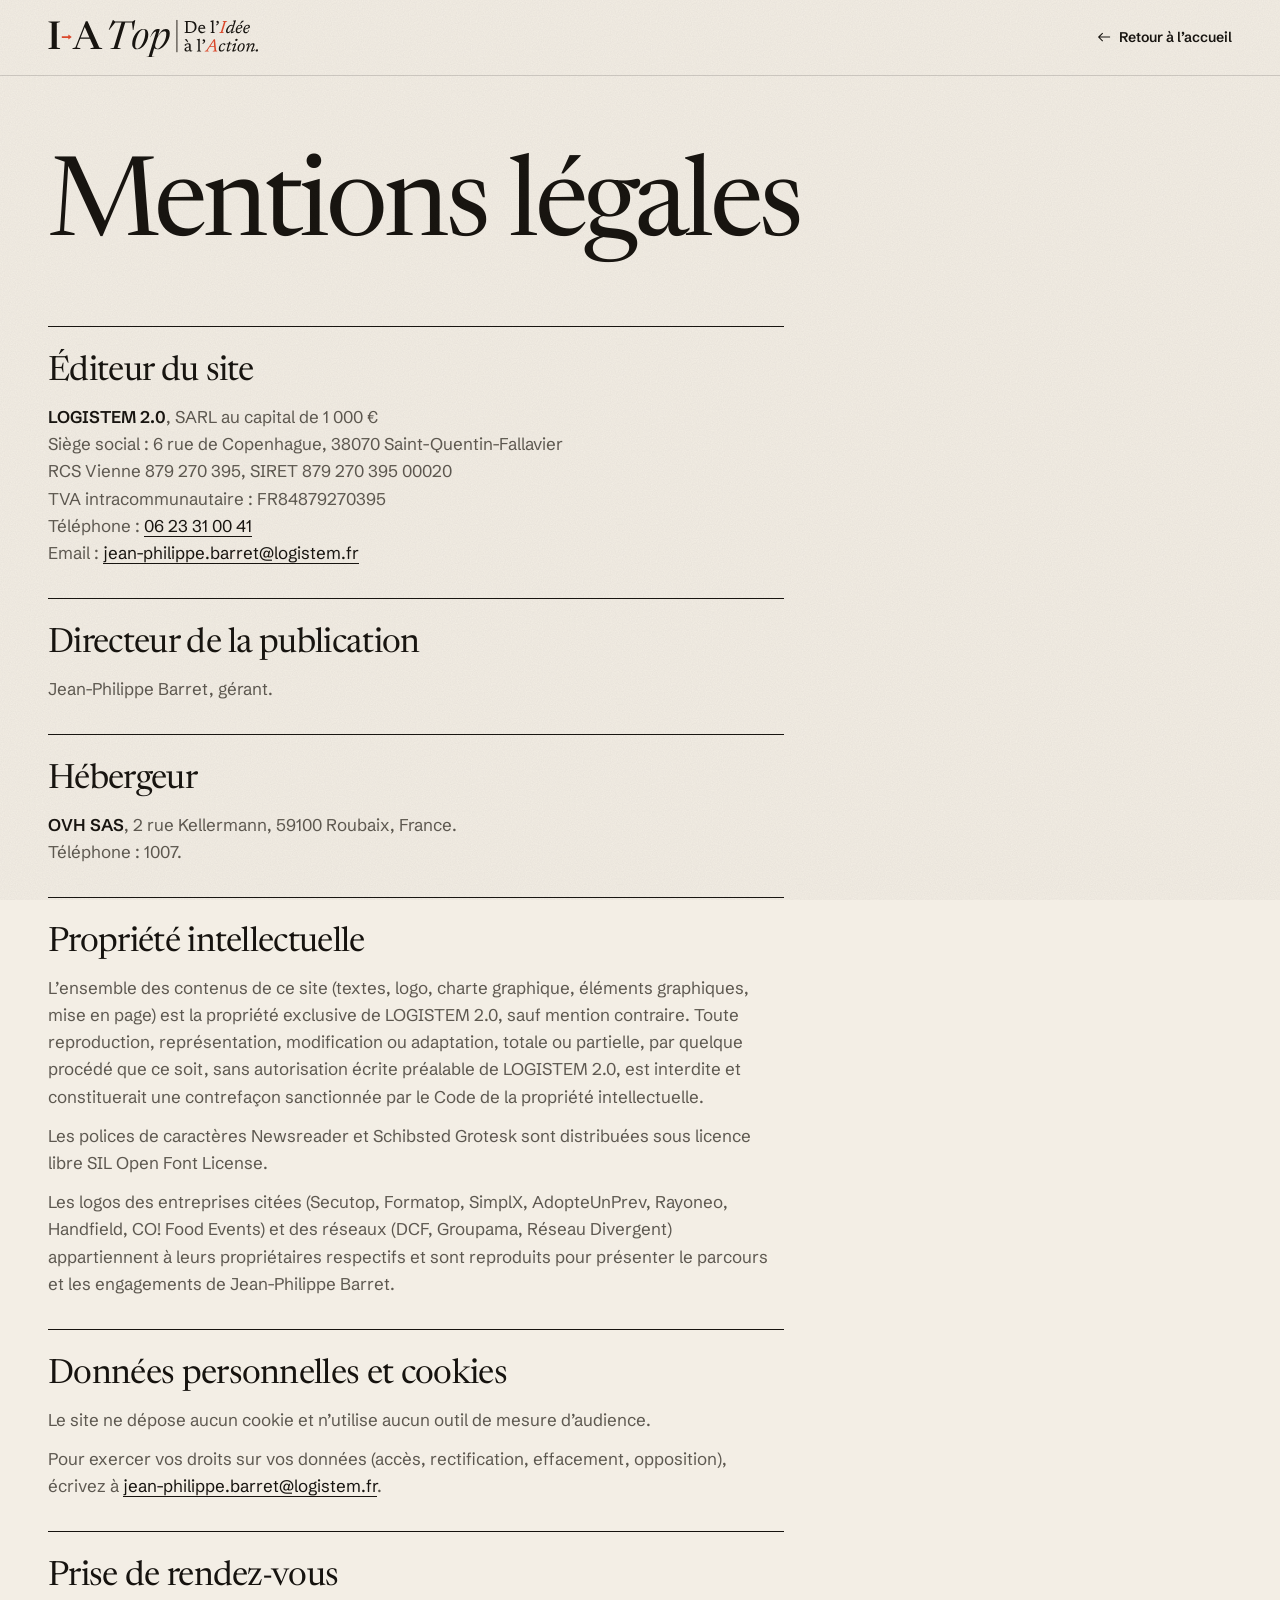
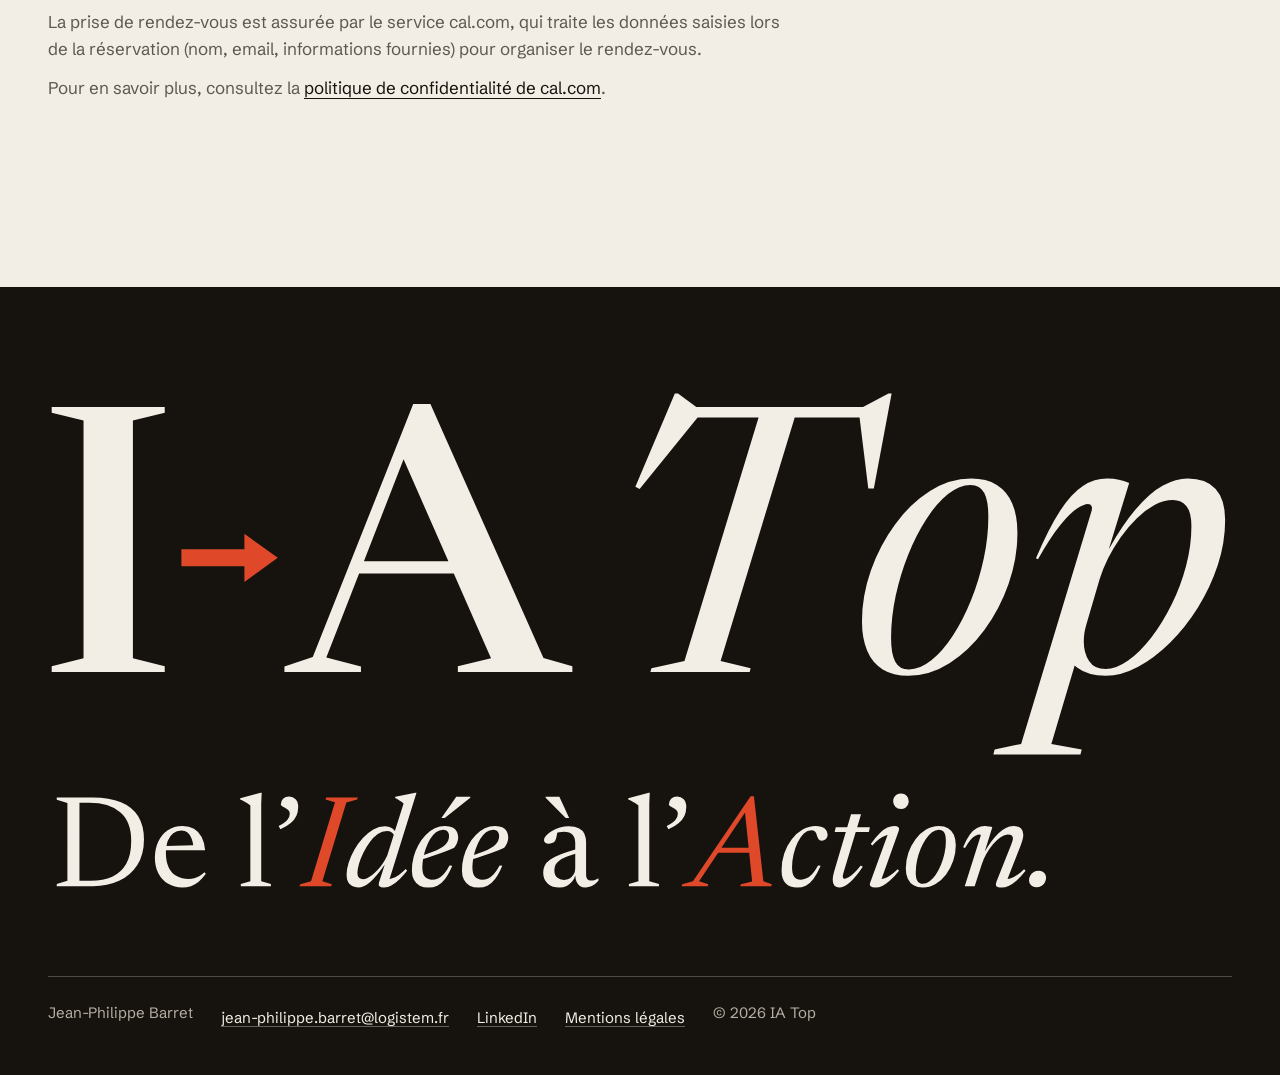
<file: mentions-legales.html>
<!doctype html>
<html lang="fr" class="no-js">
<head>
  <meta charset="utf-8">
  <meta name="viewport" content="width=device-width, initial-scale=1">
  <title>Mentions légales | IA Top</title>
  <meta name="description" content="Mentions légales du site iatop.eu : éditeur, hébergeur, propriété intellectuelle et données personnelles.">
  <meta name="robots" content="noindex, follow">
  <link rel="canonical" href="https://iatop.eu/mentions-legales.html">
  <meta name="theme-color" content="#F3EEE5">
  <link rel="icon" href="favicon.ico" sizes="32x32">
  <link rel="icon" href="assets/img/favicon.svg" type="image/svg+xml">
  <link rel="apple-touch-icon" href="assets/img/apple-touch-icon.png">
  <script>
    (function (d) {
      d.documentElement.className = d.documentElement.className.replace('no-js', 'js');
      // Préchargement des polices, seulement une fois en ligne (il bloquerait les polices en ouvrant le fichier en local)
      if (/^https?:$/.test(location.protocol)) {
        ['newsreader-roman', 'newsreader-italic', 'schibsted-grotesk'].forEach(function (f) {
          var l = d.createElement('link');
          l.rel = 'preload'; l.as = 'font'; l.type = 'font/woff2'; l.crossOrigin = 'anonymous';
          l.href = 'assets/fonts/' + f + '.woff2';
          d.head.appendChild(l);
        });
      }
    })(document);
  </script>
  <link rel="stylesheet" href="css/style.css">
</head>
<body class="page-simple">
  <svg class="svg-sprite" aria-hidden="true" focusable="false">
    <symbol id="i-fleche" viewBox="0 0 24 24"><path d="M3 12h17M14 6l6 6-6 6" fill="none" stroke="currentColor" stroke-width="1.6"/></symbol>
  </svg>

  <a class="skip-link" href="#contenu">Aller au contenu</a>

  <header class="site-header">
    <div class="container header-inner">
      <a class="brand" href="index.html">
        <img src="assets/img/logo-baseline.svg" width="201" height="36" alt="IA Top, de l’Idée à l’Action. Retour à l’accueil">
      </a>
      <a class="back-link" href="index.html">
        <svg aria-hidden="true" focusable="false"><use href="#i-fleche"/></svg>
        Retour à l’accueil
      </a>
    </div>
  </header>

  <main id="contenu" class="legal" tabindex="-1">
    <div class="container">
      <h1>Mentions légales</h1>

      <div class="legal-content">
        <section aria-labelledby="ml-editeur">
          <h2 id="ml-editeur">Éditeur du site</h2>
          <p><strong>LOGISTEM 2.0</strong>, SARL au capital de 1&nbsp;000&nbsp;€<br>
            Siège social&nbsp;: 6 rue de Copenhague, 38070 Saint-Quentin-Fallavier<br>
            RCS Vienne 879&nbsp;270&nbsp;395, SIRET 879&nbsp;270&nbsp;395&nbsp;00020<br>
            TVA intracommunautaire&nbsp;: FR84879270395<br>
            Téléphone&nbsp;: <a href="tel:+33623310041">06&nbsp;23&nbsp;31&nbsp;00&nbsp;41</a><br>
            Email&nbsp;: <a href="mailto:jean-philippe.barret@logistem.fr">jean-philippe.barret@logistem.fr</a></p>
        </section>

        <section aria-labelledby="ml-directeur">
          <h2 id="ml-directeur">Directeur de la publication</h2>
          <p>Jean-Philippe Barret, gérant.</p>
        </section>

        <section aria-labelledby="ml-hebergeur">
          <h2 id="ml-hebergeur">Hébergeur</h2>
          <p><strong>OVH SAS</strong>, 2 rue Kellermann, 59100 Roubaix, France.<br>
            Téléphone&nbsp;: 1007.</p>
        </section>

        <section aria-labelledby="ml-propriete">
          <h2 id="ml-propriete">Propriété intellectuelle</h2>
          <p>L’ensemble des contenus de ce site (textes, logo, charte graphique, éléments graphiques, mise en page) est la propriété exclusive de LOGISTEM 2.0, sauf mention contraire. Toute reproduction, représentation, modification ou adaptation, totale ou partielle, par quelque procédé que ce soit, sans autorisation écrite préalable de LOGISTEM 2.0, est interdite et constituerait une contrefaçon sanctionnée par le Code de la propriété intellectuelle.</p>
          <p>Les polices de caractères Newsreader et Schibsted Grotesk sont distribuées sous licence libre SIL Open Font License.</p>
          <p>Les logos des entreprises citées (Secutop, Formatop, SimplX, AdopteUnPrev, Rayoneo, Handfield, CO! Food Events) et des réseaux (DCF, Groupama, Réseau Divergent) appartiennent à leurs propriétaires respectifs et sont reproduits pour présenter le parcours et les engagements de Jean-Philippe Barret.</p>
        </section>

        <section aria-labelledby="ml-donnees">
          <h2 id="ml-donnees">Données personnelles et cookies</h2>
          <p>Le site ne dépose aucun cookie et n’utilise aucun outil de mesure d’audience.</p>
          <p>Pour exercer vos droits sur vos données (accès, rectification, effacement, opposition), écrivez à <a href="mailto:jean-philippe.barret@logistem.fr">jean-philippe.barret@logistem.fr</a>.</p>
        </section>

        <section aria-labelledby="ml-rdv">
          <h2 id="ml-rdv">Prise de rendez-vous</h2>
          <p>La prise de rendez-vous est assurée par le service cal.com, qui traite les données saisies lors de la réservation (nom, email, informations fournies) pour organiser le rendez-vous.</p>
          <p>Pour en savoir plus, consultez la <a href="https://cal.com/privacy" target="_blank" rel="noopener">politique de confidentialité de cal.com<span class="visually-hidden"> (nouvel onglet)</span></a>.</p>
        </section>
      </div>
    </div>
  </main>

  <footer class="site-footer">
    <div class="container">
      <a class="footer-brand" href="index.html"><img src="assets/img/logo-baseline-clair.svg" width="1200" height="544" alt="IA Top, de l’Idée à l’Action. Retour à l’accueil" loading="lazy"></a>
      <div class="footer-bottom">
        <ul class="footer-links">
        <li>Jean-Philippe Barret</li>
        <li><a href="mailto:jean-philippe.barret@logistem.fr">jean-philippe.barret@logistem.fr</a></li>
        <li><a href="https://www.linkedin.com/in/jean-philippe-barret-secutop" target="_blank" rel="noopener">LinkedIn<span class="visually-hidden"> (nouvel onglet)</span></a></li>
        <li><a href="mentions-legales.html" aria-current="page">Mentions légales</a></li>
        <li>© <span class="js-year">2026</span> IA Top</li>
        </ul>
      </div>
    </div>
  </footer>

  <script src="js/main.js" defer></script>
</body>
</html>
</file>
<file: css/style.css>
/* ==========================================================================
   IA Top — feuille de style (direction éditoriale)
   --------------------------------------------------------------------------
   1. Couleurs et réglages de la marque (à modifier ici)
   2. Polices
   3. Bases
   4. Éléments communs (boutons, rubriques, titres)
   5. En-tête et menu
   6. Sections de la page (dans l'ordre)
   7. Pied de page
   8. Pages secondaires (mentions légales)
   9. Mise en page tablette et ordinateur
   10. Animations et préférence « réduire les animations »
   ========================================================================== */

/* 1. COULEURS ET RÉGLAGES DE LA MARQUE ------------------------------------ */
:root {
  --papier: #F3EEE5;      /* fond principal */
  --lin: #E7E0D3;         /* fonds alternés */
  --encre: #16130F;       /* texte principal, sections sombres */
  --graphite: #5D5850;    /* texte secondaire sur fond clair */
  --grege: #B5AEA2;       /* texte secondaire sur fond sombre */
  --vermillon: #E0482A;   /* accent : flèches, I et A, bloc rendez-vous */

  --filet: rgba(22, 19, 15, 0.16);
  --filet-fort: #16130F;
  --focus: var(--vermillon);

  --serif: "Newsreader", "Iowan Old Style", Georgia, "Times New Roman", serif;
  --sans: "Schibsted Grotesk", "Helvetica Neue", Helvetica, Arial, sans-serif;

  --header-h: 68px;
  --gutter: 20px;
  --section-y: clamp(5rem, 12vw, 10rem);
}

/* 2. POLICES (fichiers dans assets/fonts, licence OFL) -------------------- */
@font-face {
  font-family: "Newsreader";
  src: url("../assets/fonts/newsreader-roman.woff2") format("woff2");
  font-weight: 300 550;
  font-style: normal;
  font-display: swap;
}
@font-face {
  font-family: "Newsreader";
  src: url("../assets/fonts/newsreader-italic.woff2") format("woff2");
  font-weight: 300 550;
  font-style: italic;
  font-display: swap;
}
@font-face {
  font-family: "Schibsted Grotesk";
  src: url("../assets/fonts/schibsted-grotesk.woff2") format("woff2");
  font-weight: 400 700;
  font-style: normal;
  font-display: swap;
}

/* 3. BASES ---------------------------------------------------------------- */
*, *::before, *::after { box-sizing: border-box; }

html {
  -webkit-text-size-adjust: 100%;
  text-size-adjust: 100%;
  scroll-behavior: smooth;
  scroll-padding-top: var(--header-h);
  background: var(--papier);
}

body {
  margin: 0;
  min-height: 100vh;
  background: var(--papier);
  color: var(--encre);
  font-family: var(--sans);
  font-size: 1.0625rem;
  line-height: 1.6;
  -webkit-font-smoothing: antialiased;
  -moz-osx-font-smoothing: grayscale;
  overflow-x: hidden;
}

/* Grain de papier, très léger, sur toute la page */
body::after {
  content: "";
  position: fixed;
  inset: 0;
  z-index: 300;
  pointer-events: none;
  background-image: url("data:image/svg+xml,%3Csvg xmlns='http://www.w3.org/2000/svg' width='180' height='180'%3E%3Cfilter id='n'%3E%3CfeTurbulence type='fractalNoise' baseFrequency='.85' numOctaves='2' stitchTiles='stitch'/%3E%3CfeColorMatrix values='0 0 0 0 .09 0 0 0 0 .07 0 0 0 0 .05 0 0 0 .07 0'/%3E%3C/filter%3E%3Crect width='100%25' height='100%25' filter='url(%23n)'/%3E%3C/svg%3E");
}

img, svg { display: block; max-width: 100%; }
img { height: auto; }

h1, h2, h3, p, ul, ol, dl, dd, figure, blockquote { margin: 0; }
:where(ul[class], ol[class]) { list-style: none; padding: 0; }

h1, h2, h3 {
  font-family: var(--serif);
  font-weight: 400;
  line-height: 1.05;
  letter-spacing: -0.02em;
  text-wrap: balance;
}
h3 { font-size: 1.625rem; line-height: 1.15; letter-spacing: -0.01em; }
em { font-style: italic; }
p { text-wrap: pretty; }

a { color: inherit; text-decoration-thickness: 1px; text-underline-offset: 0.22em; }

:focus-visible {
  outline: 3px solid var(--focus);
  outline-offset: 3px;
}
main:focus { outline: none; }

::selection { background: var(--encre); color: var(--papier); }

.container {
  width: 100%;
  max-width: 1360px;
  margin-inline: auto;
  padding-inline: var(--gutter);
}

.visually-hidden {
  position: absolute !important;
  width: 1px; height: 1px;
  padding: 0; margin: -1px;
  overflow: hidden;
  clip: rect(0 0 0 0);
  white-space: nowrap;
  border: 0;
}

.svg-sprite { position: absolute; width: 0; height: 0; overflow: hidden; }

.skip-link {
  position: fixed;
  top: 12px; left: 12px;
  z-index: 1000;
  padding: 0.75rem 1.25rem;
  background: var(--encre);
  color: var(--papier);
  font-weight: 600;
  text-decoration: none;
  transform: translateY(-200%);
}
.skip-link:focus { transform: none; }

/* 4. ÉLÉMENTS COMMUNS ----------------------------------------------------- */
.ia { color: var(--vermillon); }

.arrow {
  display: inline-block;
  width: 0.9em;
  height: 0.79em;
  color: var(--vermillon);
}

/* Titres de section en très grand serif ; la partie en italique fait l'accent */
.h-xl {
  font-size: clamp(2.6rem, 8.4vw, 6.5rem);
  line-height: 0.98;
  letter-spacing: -0.03em;
  max-width: 15ch;
}

/* Rubrique : filet + numéro + sur-titre, comme dans un magazine */
.rubrique {
  position: relative;
  display: flex;
  flex-wrap: wrap;
  justify-content: space-between;
  gap: 0.25rem 1.5rem;
  margin-bottom: clamp(2.5rem, 6vw, 4.5rem);
  padding-top: 0.9rem;
  font-size: 0.75rem;
  font-weight: 600;
  letter-spacing: 0.14em;
  line-height: 1.4;
  text-transform: uppercase;
}
.rubrique::before {
  content: "";
  position: absolute;
  top: 0; left: 0; right: 0;
  height: 1px;
  background: currentColor;
  transform-origin: left;
}
.rubrique .eyebrow { color: var(--graphite); font-weight: 500; }

.btn {
  display: inline-flex;
  align-items: center;
  justify-content: center;
  gap: 0.75em;
  min-height: 48px;
  padding: 0.8rem 1.25rem;
  border: 1px solid transparent;
  border-radius: 0;
  font-family: var(--sans);
  font-size: 0.9375rem;
  font-weight: 600;
  line-height: 1.2;
  text-decoration: none;
  white-space: nowrap;
  cursor: pointer;
  transition: background-color 0.25s ease, color 0.25s ease;
}
.btn-ink { background: var(--encre); color: var(--papier); }
.btn-ink:hover { background: var(--vermillon); color: var(--encre); }
.btn-lg { min-height: 58px; padding: 1rem 1.6rem; font-size: 1.0625rem; }
.btn-icon { width: 1.15em; height: 1.15em; transition: transform 0.25s ease; }
.btn:hover .btn-icon { transform: translateX(4px); }

.link-line {
  display: inline-flex;
  align-items: center;
  min-height: 48px;
  font-weight: 600;
  text-decoration: underline;
  text-decoration-thickness: 1px;
  text-underline-offset: 0.35em;
}
.link-line:hover { text-decoration-color: var(--vermillon); text-decoration-thickness: 2px; }

/* 5. EN-TÊTE ET MENU ------------------------------------------------------ */
.site-header {
  position: fixed;
  inset: 0 0 auto 0;
  z-index: 100;
  height: var(--header-h);
  background: rgba(243, 238, 229, 0);
  border-bottom: 1px solid transparent;
  transition: background-color 0.3s ease, border-color 0.3s ease;
}
.site-header.is-scrolled,
.menu-open .site-header {
  background: rgba(243, 238, 229, 0.96);
  border-bottom-color: var(--filet);
}
@supports ((-webkit-backdrop-filter: blur(1px)) or (backdrop-filter: blur(1px))) {
  .site-header.is-scrolled {
    background: rgba(243, 238, 229, 0.95);
    -webkit-backdrop-filter: blur(12px);
    backdrop-filter: blur(12px);
  }
}

.header-inner { display: flex; align-items: center; gap: 1rem; height: 100%; }
.brand { display: block; flex: none; margin-right: auto; padding: 6px 0; }
.brand img { width: auto; height: 36px; }

.header-cta { display: none; min-height: 42px; padding: 0.55rem 1rem; font-size: 0.875rem; }

.nav-toggle {
  display: none;
  align-items: center;
  gap: 0.6rem;
  min-height: 44px;
  margin-right: -6px;
  padding: 0 6px;
  border: 0;
  background: transparent;
  color: var(--encre);
  font-family: var(--sans);
  font-size: 0.8125rem;
  font-weight: 600;
  letter-spacing: 0.12em;
  text-transform: uppercase;
  cursor: pointer;
}
.js .nav-toggle { display: inline-flex; }
.nav-toggle-bars { position: relative; display: block; width: 22px; height: 10px; }
.nav-toggle-bars span {
  position: absolute; left: 0;
  width: 100%; height: 1.5px;
  background: currentColor;
  transition: transform 0.25s ease, top 0.25s ease;
}
.nav-toggle-bars span:nth-child(1) { top: 0; }
.nav-toggle-bars span:nth-child(2) { top: 8.5px; }
.nav-toggle[aria-expanded="true"] .nav-toggle-bars span:nth-child(1) { top: 4.25px; transform: rotate(45deg); }
.nav-toggle[aria-expanded="true"] .nav-toggle-bars span:nth-child(2) { top: 4.25px; transform: rotate(-45deg); }

/* Menu mobile : panneau plein écran */
.nav { display: none; }
.js .nav {
  position: fixed;
  inset: var(--header-h) 0 0 0;
  display: flex;
  flex-direction: column;
  gap: 2.5rem;
  padding: 1.5rem var(--gutter) 3rem;
  background: var(--papier);
  overflow-y: auto;
  visibility: hidden;
  opacity: 0;
  transition: opacity 0.25s ease, visibility 0s linear 0.25s;
}
.menu-open .nav { visibility: visible; opacity: 1; transition: opacity 0.25s ease, visibility 0s; }
.menu-open { overflow: hidden; }
.nav-list a {
  display: flex;
  align-items: baseline;
  gap: 1rem;
  padding: 0.9rem 0;
  border-bottom: 1px solid var(--filet);
  font-family: var(--serif);
  font-size: clamp(2rem, 9vw, 2.75rem);
  line-height: 1.1;
  letter-spacing: -0.02em;
  text-decoration: none;
}
.nav-num {
  font-family: var(--sans);
  font-size: 0.75rem;
  font-weight: 600;
  letter-spacing: 0.1em;
  color: var(--vermillon);
}
.nav-cta { align-self: flex-start; }

/* 6. SECTIONS ------------------------------------------------------------- */
.section { position: relative; padding-block: var(--section-y); }
.section-lin { background: var(--lin); }

.section-encre {
  --focus: var(--vermillon);
  background: var(--encre);
  color: var(--papier);
}
.section-encre .rubrique .eyebrow { color: var(--grege); }

.section-vermillon {
  --focus: var(--encre);
  background: var(--vermillon);
  color: var(--encre);
}
.section-vermillon .rubrique .eyebrow { color: var(--encre); }

/* --- Hero --- */
.hero {
  position: relative;
  padding-top: calc(var(--header-h) + 0.75rem);
}
.hero-top {
  display: flex;
  justify-content: space-between;
  gap: 1rem;
  padding: 0.7rem 0;
  border-top: 1px solid var(--filet-fort);
  border-bottom: 1px solid var(--filet);
  font-size: 0.6875rem;
  font-weight: 600;
  letter-spacing: 0.16em;
  text-transform: uppercase;
}
.hero-top-mid { display: none; }

.hero-grid {
  display: grid;
  gap: 3rem;
  padding: clamp(2.5rem, 7vw, 4.5rem) 0 clamp(3.5rem, 8vw, 6rem);
}

.hero-h1 { display: block; letter-spacing: normal; }
.hero-kicker {
  display: flex;
  align-items: center;
  gap: 0.7rem;
  margin-bottom: clamp(1.25rem, 3vw, 2rem);
  font-family: var(--sans);
  font-size: 0.8125rem;
  font-weight: 600;
  letter-spacing: 0.14em;
  line-height: 1.4;
  text-transform: uppercase;
}
.hero-kicker::before {
  content: "";
  width: 0.6rem; height: 0.6rem;
  background: var(--vermillon);
  flex: none;
}
.hero-title {
  display: block;
  font-size: clamp(3.4rem, 20vw, 11rem);
  font-weight: 380;
  line-height: 0.92;
  letter-spacing: -0.04em;
}
.hero-title .line { display: block; overflow: hidden; padding: 0.06em 0 0.1em; margin: -0.06em 0 -0.1em; }
.hero-title .line-in { display: inline-block; }
.hero-title .line:nth-child(2) { padding-left: 0.12em; }

.hero-foot {
  display: grid;
  gap: 2rem;
  margin-top: clamp(2rem, 5vw, 3.5rem);
  padding-top: 1.5rem;
  border-top: 1px solid var(--filet);
}
.hero-lead {
  max-width: 30rem;
  font-size: clamp(1.125rem, 2.2vw, 1.3125rem);
  line-height: 1.5;
}
.hero-actions { display: flex; flex-wrap: wrap; align-items: center; gap: 0.75rem 1.75rem; }

.hero-media { margin: 0; max-width: 420px; }
.portrait {
  position: relative;
  aspect-ratio: 4 / 5;
  overflow: hidden;
  background: url("../assets/img/monogramme.svg") center / 52% no-repeat, var(--lin);
}
.portrait-img {
  position: absolute;
  inset: 0;
  width: 100%;
  height: 100%;
  object-fit: cover;
  color: transparent; /* masque le texte alternatif si l'image manque */
}
.portrait-img.is-missing { display: none; }
.portrait-caption {
  display: flex;
  justify-content: space-between;
  gap: 1rem;
  margin-top: 0.75rem;
  padding-top: 0.75rem;
  border-top: 1px solid var(--filet-fort);
  font-size: 0.8125rem;
}
.portrait-caption strong { font-weight: 600; }
.portrait-caption span { color: var(--graphite); text-align: right; }

/* Bandeau des paires I → A */
.pairs {
  overflow: hidden;
  background: var(--encre);
  color: var(--papier);
  border-block: 1px solid var(--encre);
}
.pairs-track {
  display: flex;
  flex-wrap: wrap;
  justify-content: center;
  gap: 0.5rem 2.5rem;
  padding: 1.35rem var(--gutter);
  font-family: var(--serif);
  font-style: italic;
  font-size: clamp(1.5rem, 4vw, 2.5rem);
  line-height: 1.1;
  letter-spacing: -0.01em;
  white-space: nowrap;
}
.pairs-track li { display: flex; align-items: center; }
.pairs-track .arrow { margin: 0 0.35em 0 0.3em; }
.pairs-track li::after {
  content: "";
  width: 0.35em; height: 0.35em;
  margin-left: 2rem;
  border-radius: 50%;
  background: var(--grege);
  opacity: 0.5;
}
.pairs-track .arrow { width: 0.8em; height: 0.7em; }
.js .pairs-track { flex-wrap: nowrap; justify-content: flex-start; width: max-content; padding-inline: 0; gap: 0; }
.js .pairs-track li { margin-right: 2.5rem; }

/* --- 01. Pour qui --- */
.split { display: grid; gap: 1.75rem; margin-bottom: clamp(3.5rem, 8vw, 6rem); }
.split-aside {
  max-width: 26rem;
  font-size: 1.125rem;
  color: var(--graphite);
}

.columns-3 { display: grid; }
.col {
  padding: 1.75rem 0 2.25rem;
  border-top: 1px solid var(--filet-fort);
}
.col-num {
  display: block;
  margin-bottom: 1.75rem;
  font-family: var(--serif);
  font-style: italic;
  font-size: 2.5rem;
  line-height: 1;
  color: var(--vermillon);
}
.col h3 { margin-bottom: 1rem; max-width: 16ch; }
.col p { color: var(--graphite); }

/* --- 02. Situations : liste en index --- */
.index-list { margin-top: clamp(3rem, 7vw, 5rem); border-bottom: 1px solid var(--filet-fort); }
.index-row {
  display: grid;
  gap: 1rem;
  padding: 1.75rem 0 2rem;
  border-top: 1px solid var(--filet-fort);
}
.index-row h3 { font-size: clamp(1.75rem, 3.4vw, 2.75rem); line-height: 1.05; letter-spacing: -0.025em; max-width: 18ch; }
.index-arrow { display: none; width: 44px; height: 44px; color: var(--vermillon); transition: transform 0.35s cubic-bezier(0.2, 0.7, 0.2, 1); }
.index-row:hover .index-arrow { transform: translateX(10px); }
.label {
  margin-bottom: 0.4rem;
  font-size: 0.6875rem;
  font-weight: 600;
  letter-spacing: 0.16em;
  text-transform: uppercase;
  color: var(--graphite);
}
.index-answer p:not(.label) { max-width: 30rem; font-size: 1.0625rem; }

/* --- 03. Ce que j'apporte (fond encre) --- */
.apport-grid { display: grid; gap: 3rem; }
.photo-close {
  position: relative;
  aspect-ratio: 1 / 1; /* carré sur mobile : tout le visage reste visible */
  overflow: hidden;
  background: var(--lin);
}
.photo-close.no-photo::before {
  /* monogramme typographique si la photo manque */
  content: "IA";
  position: absolute;
  inset: 0;
  display: grid;
  place-items: center;
  font-family: var(--serif);
  font-style: italic;
  font-size: clamp(8rem, 30vw, 16rem);
  line-height: 1;
  letter-spacing: -0.04em;
  color: var(--encre);
}
.photo-close .portrait-img { object-position: 50% 50%; } /* photo recadrée sur le visage */
.apport-text .h-xl { margin-bottom: clamp(3rem, 7vw, 4.5rem); }
.pillars { display: grid; }
.pillar {
  padding: 1.5rem 0 2rem;
  border-top: 1px solid rgba(243, 238, 229, 0.28);
}
.pillar h3 { margin-bottom: 0.75rem; font-style: italic; font-size: 1.875rem; }
.pillar p { color: var(--grege); }

/* --- 04. Formats --- */
.formats { display: grid; margin-top: clamp(3rem, 7vw, 5rem); }
.format { padding: 1.5rem 0 2rem; border-top: 2px solid var(--encre); }
.format h3 { margin-bottom: 0.75rem; font-size: 1.75rem; }
.format p { color: var(--graphite); }

.banner {
  display: grid;
  gap: 2rem;
  align-items: end;
  margin-top: clamp(3.5rem, 8vw, 6rem);
  padding: clamp(2.5rem, 6vw, 4rem) 0;
  border-block: 1px solid var(--filet-fort);
}
.banner-text {
  max-width: 34ch;
  font-family: var(--serif);
  font-size: clamp(1.75rem, 3.6vw, 3rem);
  line-height: 1.12;
  letter-spacing: -0.02em;
}
.banner .btn { justify-self: start; }

/* --- 05. Parcours --- */
.stats { display: grid; margin: clamp(3rem, 7vw, 5rem) 0 clamp(4rem, 9vw, 7rem); }
.stat {
  display: flex;
  align-items: flex-end;
  justify-content: space-between;
  gap: 1rem;
  padding: 1rem 0 1.25rem;
  border-top: 1px solid var(--filet-fort);
}
.stat-value {
  font-family: var(--serif);
  font-size: clamp(6rem, 30vw, 13rem);
  font-weight: 300;
  line-height: 0.82;
  letter-spacing: -0.05em;
  font-variant-numeric: lining-nums tabular-nums;
}
.stat-label {
  max-width: 11rem;
  padding-bottom: 0.4rem;
  font-size: 0.9375rem;
  font-weight: 500;
  text-align: right;
}
.stat-label::before {
  content: "";
  display: block;
  width: 1.5rem; height: 2px;
  margin: 0 0 0.6rem auto;
  background: var(--vermillon);
}

.chrono { display: grid; gap: 1.5rem; }
.chrono-label {
  font-size: 0.75rem;
  font-weight: 600;
  letter-spacing: 0.14em;
  text-transform: uppercase;
}
.timeline { border-bottom: 1px solid var(--filet); }
.timeline li {
  display: grid;
  grid-template-columns: 5.5rem 1fr;
  gap: 1rem;
  padding: 1.25rem 0;
  border-top: 1px solid var(--filet);
}
.timeline time {
  font-family: var(--serif);
  font-style: italic;
  font-size: 1.75rem;
  line-height: 1;
  color: var(--encre);
}
.timeline li:last-child time { color: var(--vermillon); }
.timeline p { font-size: 1.0625rem; }

.engagements {
  margin-top: clamp(3.5rem, 8vw, 5.5rem);
  padding: 1.75rem;
  border: 1px solid var(--filet-fort);
  background: var(--papier);
}
.engagements-title {
  margin-bottom: 1.25rem;
  font-family: var(--sans);
  font-size: 0.75rem;
  font-weight: 600;
  letter-spacing: 0.14em;
  text-transform: uppercase;
}
.engagements-list { display: grid; }
.engagements-list li {
  display: grid;
  grid-template-columns: 6rem minmax(0, 1fr);
  gap: 1rem;
  align-items: center;
  padding: 1.1rem 0;
  border-top: 1px solid var(--filet);
}
.engagements-list li:first-child { border-top: 0; padding-top: 0.25rem; }
.eng-logo { display: flex; align-items: center; justify-content: center; height: 64px; }
.eng-logo img { width: auto; max-width: 100%; max-height: 52px; transition: transform 0.4s cubic-bezier(0.2, 0.7, 0.2, 1); }
.engagements-list li:hover .eng-logo img { transform: scale(1.06); }
.eng-type {
  display: block;
  height: auto;
  padding: 0.3rem 0 0.3rem 0.75rem;
  border-left: 3px solid var(--vermillon);
  font-family: var(--serif);
  font-size: 0.875rem;
  line-height: 1.1;
}
.eng-type em { display: block; }
.eng-text { font-family: var(--serif); font-size: 1.125rem; line-height: 1.25; }
@media (min-width: 768px) {
  .engagements-list li { grid-template-columns: 7.5rem minmax(0, 1fr); gap: 1.25rem; }
  .eng-text { font-size: 1.25rem; }
}

/* --- 06. Méthode --- */
.method { position: relative; display: grid; margin-top: clamp(3rem, 7vw, 5rem); }
.method-letter {
  font-family: var(--serif);
  font-size: clamp(7rem, 34vw, 15rem);
  font-weight: 300;
  line-height: 0.8;
  letter-spacing: -0.04em;
}
.method-a { justify-self: end; font-style: italic; color: var(--vermillon); }
.method-line { display: none; }
.method-steps {
  position: relative;
  display: grid;
  margin: 2rem 0;
  border-left: 1px solid var(--encre);
}
.step { position: relative; padding: 0 0 2.25rem 1.75rem; }
.step:last-child { padding-bottom: 0.25rem; }
.step::before {
  content: "";
  position: absolute;
  left: -5px; top: 0.35rem;
  width: 9px; height: 9px;
  background: var(--encre);
}
.step:last-child::before { background: var(--vermillon); }
.step-num {
  display: block;
  margin-bottom: 0.5rem;
  font-size: 0.75rem;
  font-weight: 600;
  letter-spacing: 0.14em;
  color: var(--graphite);
}
.step h3 { margin-bottom: 0.6rem; font-size: clamp(2rem, 4vw, 2.75rem); letter-spacing: -0.025em; }
.step p { max-width: 22rem; color: var(--graphite); }

/* --- 07. Cas client --- */
.case { display: grid; gap: 2.5rem; margin-top: clamp(3rem, 7vw, 5rem); }
.case-card {
  align-self: start;
  padding: 1.75rem;
  border: 1px solid var(--filet-fort);
  background: var(--papier);
}
.case-logo { display: block; width: auto; height: 84px; margin-bottom: 1.5rem; }
.case-name {
  margin-bottom: 1.5rem;
  font-family: var(--serif);
  font-style: italic;
  font-size: 2.25rem;
  line-height: 1.05;
  letter-spacing: -0.02em;
}
.case-card dl div { display: grid; gap: 0.1rem; padding: 0.75rem 0; border-top: 1px solid var(--filet); }
.case-card dt {
  font-size: 0.6875rem;
  font-weight: 600;
  letter-spacing: 0.16em;
  text-transform: uppercase;
  color: var(--graphite);
}
.case-card dd { font-weight: 500; }
.case-steps { display: grid; }
.case-step { padding: 1.5rem 0 2rem; border-top: 1px solid var(--filet-fort); }
.case-step h3 { margin-bottom: 0.75rem; font-size: 1.75rem; }

/* --- Témoignage (fond encre, pleine largeur) --- */
.testimonial {
  margin: 0;
  padding-block: clamp(5rem, 12vw, 9rem);
  background: var(--encre);
  color: var(--papier);
}
.testimonial blockquote p {
  max-width: 24ch;
  font-family: var(--serif);
  font-size: clamp(2rem, 5.2vw, 4.5rem);
  font-weight: 350;
  line-height: 1.08;
  letter-spacing: -0.025em;
  text-wrap: pretty;
}
.testimonial blockquote em { color: var(--vermillon); }
.testimonial figcaption {
  margin-top: clamp(2rem, 5vw, 3rem);
  padding-top: 1rem;
  max-width: 34rem;
  border-top: 1px solid rgba(243, 238, 229, 0.3);
  font-size: 0.9375rem;
  color: var(--grege);
}
.testimonial cite { font-style: normal; font-weight: 600; color: var(--papier); }

/* --- 08. FAQ --- */
.faq-layout { display: grid; gap: 3rem; }
.faq-list { border-bottom: 1px solid var(--filet-fort); }
.faq-item { border-top: 1px solid var(--filet-fort); }
.faq-item summary {
  position: relative;
  display: block;
  padding: 1.35rem 3rem 1.35rem 0;
  font-family: var(--serif);
  font-size: clamp(1.375rem, 2.6vw, 1.875rem);
  line-height: 1.2;
  letter-spacing: -0.015em;
  cursor: pointer;
  list-style: none;
}
.faq-item summary::-webkit-details-marker { display: none; }
.faq-item summary::before,
.faq-item summary::after {
  content: "";
  position: absolute;
  right: 4px; top: 50%;
  width: 20px; height: 1.5px;
  background: var(--encre);
  transition: transform 0.3s ease, background-color 0.3s ease;
}
.faq-item summary::before { transform: rotate(90deg); }
.faq-item[open] summary::before { transform: rotate(0deg); }
.faq-item summary:hover::before,
.faq-item summary:hover::after { background: var(--vermillon); }
.faq-item[open] summary { font-style: italic; }
.faq-item p { max-width: 38rem; padding: 0 0 1.75rem; font-size: 1.0625rem; color: var(--graphite); }

/* --- 09. Rendez-vous (fond vermillon) --- */
.rdv-grid { display: grid; gap: 3rem; }
.rdv-title {
  font-size: clamp(3.4rem, 15vw, 12rem);
  font-weight: 380;
  line-height: 0.9;
  letter-spacing: -0.045em;
}
.rdv-lead {
  max-width: 30rem;
  margin-top: clamp(1.5rem, 4vw, 2.5rem);
  font-size: clamp(1.125rem, 2.2vw, 1.3125rem);
  line-height: 1.5;
}
.cal-box {
  position: relative;
  min-height: 600px;
  padding: 1.25rem 0.75rem 0.5rem;
  background: var(--papier);
  box-shadow: 0 30px 60px -30px rgba(22, 19, 15, 0.45);
  overflow: hidden;
}
.cal-box.is-ready { min-height: 0; }
.cal-head {
  display: flex;
  flex-wrap: wrap;
  align-items: baseline;
  justify-content: space-between;
  gap: 0.5rem 1.5rem;
  margin: 0 0.5rem 0.5rem;
  padding-bottom: 1rem;
  border-bottom: 1px solid var(--encre);
}
.cal-title { font-family: var(--serif); font-size: clamp(1.5rem, 3vw, 2.125rem); line-height: 1.05; letter-spacing: -0.02em; }
.cal-meta { display: flex; flex-wrap: wrap; gap: 0.4rem 1.25rem; font-size: 0.75rem; font-weight: 600; letter-spacing: 0.12em; text-transform: uppercase; }
.cal-meta li { display: flex; align-items: center; gap: 0.5rem; }
.cal-meta li::before { content: ""; width: 0.45rem; height: 0.45rem; background: var(--vermillon); }
.cal-embed { position: relative; z-index: 1; width: 100%; min-height: 520px; }
.cal-box.is-ready .cal-embed { min-height: 0; }
.cal-loading {
  position: absolute;
  inset: 0;
  display: grid;
  place-items: center;
  font-family: var(--serif);
  font-style: italic;
  font-size: 1.375rem;
  color: var(--graphite);
}
.cal-box.is-ready .cal-loading { display: none; }
.cal-noscript { position: relative; z-index: 2; padding: 2rem; text-align: center; }
.cal-fallback { margin-top: 1rem; font-size: 0.9375rem; }
.cal-fallback a { font-weight: 600; }

/* 7. PIED DE PAGE --------------------------------------------------------- */
.site-footer {
  --focus: var(--vermillon);
  padding: clamp(3.5rem, 8vw, 6rem) 0 2.5rem;
  background: var(--encre);
  color: var(--papier);
}
.footer-brand { display: block; }
.footer-brand img { width: 100%; height: auto; }
.footer-bottom {
  display: grid;
  gap: 1.5rem;
  margin-top: clamp(2rem, 5vw, 3.5rem);
  padding-top: 1.5rem;
  border-top: 1px solid rgba(243, 238, 229, 0.25);
}
.footer-links { display: flex; flex-direction: column; gap: 0.35rem; font-size: 0.9375rem; color: var(--grege); }
.footer-links a { display: inline-block; padding: 0.3rem 0; color: var(--papier); text-decoration-color: rgba(243, 238, 229, 0.35); }
.footer-links a:hover { text-decoration-color: var(--vermillon); }

/* 8. PAGES SECONDAIRES ---------------------------------------------------- */
.page-simple .site-header { background: rgba(243, 238, 229, 0.96); border-bottom-color: var(--filet); }
.back-link {
  display: inline-flex;
  align-items: center;
  gap: 0.5em;
  min-height: 44px;
  font-size: 0.875rem;
  font-weight: 600;
  text-decoration: none;
}
.back-link svg { width: 1.15em; height: 1.15em; transform: scaleX(-1); }
.back-link:hover { text-decoration: underline; }

.legal { padding-top: calc(var(--header-h) + clamp(3rem, 8vw, 5rem)); padding-bottom: var(--section-y); }
.legal h1 {
  margin-bottom: clamp(2.5rem, 6vw, 4rem);
  font-size: clamp(3rem, 10vw, 7rem);
  line-height: 0.95;
  letter-spacing: -0.035em;
}
.legal-content { max-width: 46rem; }
.legal-content section {
  display: grid;
  gap: 0.75rem;
  padding: 1.75rem 0 2rem;
  border-top: 1px solid var(--filet-fort);
}
.legal-content h2 { font-size: clamp(1.625rem, 3vw, 2.125rem); }
.legal-content p { color: var(--graphite); }
.legal-content strong { color: var(--encre); font-weight: 600; }
.legal-content a { color: var(--encre); }
.legal-content a:hover { text-decoration-color: var(--vermillon); }

/* 9. MISE EN PAGE TABLETTE ET ORDINATEUR ----------------------------------- */
@media (max-width: 359px) {
  .brand img { height: 30px; }
}

@media (min-width: 560px) {
  .header-cta { display: inline-flex; }
  .nav-cta { display: none; }
}

@media (min-width: 768px) {
  :root { --gutter: 32px; --header-h: 72px; }
  .brand img { height: 38px; }
  .hero-top-mid { display: inline; }

  .hero-foot { grid-template-columns: minmax(0, 1.1fr) minmax(0, 1fr); align-items: end; gap: 2.5rem; }
  .hero-actions { justify-content: flex-end; }
  .hero-title .line:nth-child(2) { padding-left: 0.55em; }

  .columns-3 { grid-template-columns: repeat(3, 1fr); border-top: 1px solid var(--filet-fort); }
  .col { padding: 1.75rem 1.75rem 0; border-top: 0; border-left: 1px solid var(--filet); }
  .col:first-child { padding-left: 0; border-left: 0; }

  .index-row { grid-template-columns: minmax(0, 1.15fr) 44px minmax(0, 1fr); gap: 2rem; align-items: start; padding: 2.25rem 0 2.5rem; }
  .index-arrow { display: block; margin-top: 0.35rem; }

  .pillars { grid-template-columns: repeat(2, 1fr); column-gap: 2.5rem; }

  .formats { grid-template-columns: repeat(2, 1fr); column-gap: 2rem; }

  .banner { grid-template-columns: minmax(0, 1fr) auto; gap: 3rem; }

  .stats { grid-template-columns: repeat(3, 1fr); column-gap: 2rem; }
  .stat { flex-direction: column; align-items: flex-start; justify-content: flex-start; gap: 1.5rem; padding-top: 1.5rem; }
  .stat-label { text-align: left; }
  .stat-label::before { margin-left: 0; }

  .timeline li { grid-template-columns: 8rem 1fr; gap: 2rem; padding: 1.5rem 0; }
  .timeline time { font-size: 2.25rem; }
  .timeline p { font-size: 1.1875rem; padding-top: 0.3rem; }

  .engagements { padding: 2.25rem; }
  .engagements-list { grid-template-columns: repeat(2, 1fr); column-gap: 2.5rem; }
  .engagements-list li:nth-child(2) { border-top: 0; padding-top: 0.25rem; }

  .case-steps { grid-template-columns: repeat(2, 1fr); column-gap: 2.5rem; }

  .footer-links { flex-direction: row; flex-wrap: wrap; gap: 0.25rem 1.75rem; }
}

@media (min-width: 1024px) {
  :root { --gutter: 48px; --header-h: 76px; }
  .js .nav-toggle { display: none; }
  .nav, .js .nav {
    position: static;
    display: block;
    padding: 0;
    background: none;
    overflow: visible;
    visibility: visible;
    opacity: 1;
    transition: none;
  }
  .nav-list { display: flex; gap: 0.25rem; }
  .nav-list a {
    align-items: flex-start;
    gap: 0.3rem;
    padding: 0.5rem 0.75rem;
    border: 0;
    font-family: var(--sans);
    font-size: 0.9375rem;
    font-weight: 500;
    letter-spacing: 0;
    white-space: nowrap;
  }
  .nav-list a:hover { text-decoration: underline; text-decoration-color: var(--vermillon); text-decoration-thickness: 2px; }
  .nav-num { font-size: 0.625rem; line-height: 1.2; }
  .nav-cta { display: none; }
  .menu-open { overflow: auto; }

  /* Hero : titre géant à gauche, portrait à droite */
  .hero-grid {
    grid-template-columns: minmax(0, 1fr) minmax(300px, 28%);
    gap: clamp(2.5rem, 5vw, 5rem);
    align-items: end;
  }
  .hero-title { font-size: clamp(5rem, 10.4vw, 11rem); }
  .hero-media { max-width: none; }

  .split { grid-template-columns: minmax(0, 1fr) minmax(0, 22rem); gap: 4rem; align-items: end; }

  .apport-grid { grid-template-columns: minmax(0, 5fr) minmax(0, 7fr); gap: clamp(3rem, 6vw, 6rem); align-items: start; }
  .apport-media { position: sticky; top: calc(var(--header-h) + 2rem); }
  .photo-close { aspect-ratio: 4 / 5; }

  .formats { grid-template-columns: repeat(4, 1fr); }

  .chrono { grid-template-columns: minmax(0, 3fr) minmax(0, 9fr); gap: 2rem; }
  .chrono-label { position: sticky; top: calc(var(--header-h) + 2rem); align-self: start; padding-top: 1.6rem; }

  /* Méthode : I géant — quatre étapes — A géant */
  .method {
    grid-template-columns: auto minmax(0, 1fr) auto;
    align-items: center;
    gap: clamp(1.5rem, 3vw, 3rem);
  }
  .method-letter { font-size: clamp(10rem, 19vw, 19rem); }
  .method-a { justify-self: auto; }
  .method-steps {
    grid-template-columns: repeat(4, 1fr);
    gap: 1.75rem;
    margin: 0;
    padding-top: 2.25rem;
    border-left: 0;
    border-top: 1px solid var(--encre);
  }
  .method-steps::after {
    /* pointe de flèche au bout du filet */
    content: "";
    position: absolute;
    right: -2px; top: -7px;
    border-left: 12px solid var(--vermillon);
    border-block: 6.5px solid transparent;
  }
  .step { padding: 0; }
  .step::before { left: 0; top: calc(-2.25rem - 5px); }
  .step-num { margin-bottom: 1rem; }

  .case { grid-template-columns: minmax(0, 4fr) minmax(0, 8fr); gap: clamp(3rem, 6vw, 6rem); }
  .case-card { position: sticky; top: calc(var(--header-h) + 2rem); }

  .faq-layout { grid-template-columns: minmax(0, 5fr) minmax(0, 7fr); gap: clamp(3rem, 6vw, 6rem); align-items: start; }
  .faq-layout .h-xl { position: sticky; top: calc(var(--header-h) + 2rem); font-size: clamp(3rem, 5.6vw, 5.5rem); }

  .cal-box { min-height: 650px; padding: 2rem 1.5rem 0.75rem; }
  .cal-head { margin: 0 0.75rem 0.75rem; }
  .cal-embed { min-height: 560px; }
}

/* Écrans 1024-1239 px : menu resserré pour laisser la place au logo avec baseline */
@media (min-width: 1024px) and (max-width: 1239px) {
  .nav-list { gap: 0; }
  .nav-list a { padding-inline: 0.5rem; font-size: 0.875rem; }
  .header-cta { padding-inline: 0.85rem; }
}

@media (min-width: 1440px) {
  .hero-title { font-size: 11.5rem; }
}

/* 10. ANIMATIONS ----------------------------------------------------------- */

/* Titre du hero : chaque ligne monte depuis son filet */
@keyframes line-rise {
  from { transform: translateY(105%); }
  to   { transform: none; }
}
@keyframes fade-up {
  from { opacity: 0; transform: translateY(16px); }
  to   { opacity: 1; transform: none; }
}
.hero-title .line-in { animation: line-rise 1.1s cubic-bezier(0.2, 0.75, 0.15, 1) both; }
.hero-title .line:nth-child(2) .line-in { animation-delay: 0.12s; }
.hero-kicker, .hero-foot, .hero-media, .hero-top { animation: fade-up 0.9s cubic-bezier(0.2, 0.7, 0.2, 1) both; }
.hero-kicker { animation-delay: 0.05s; }
.hero-media { animation-delay: 0.25s; }
.hero-foot { animation-delay: 0.4s; }

/* Bandeau des paires : défilement continu (le contenu est doublé par js/main.js) */
@keyframes marquee { to { transform: translateX(-50%); } }
.js .pairs-track { animation: marquee 38s linear infinite; }
.pairs:hover .pairs-track { animation-play-state: paused; }

/* Apparitions douces au scroll (activées par js/main.js) */
.js .reveal {
  opacity: 0;
  transform: translateY(24px);
  transition: opacity 0.9s ease, transform 0.9s cubic-bezier(0.2, 0.7, 0.2, 1);
}
.js .reveal.is-visible { opacity: 1; transform: none; }
.js .rubrique.reveal { transform: none; }
.js .rubrique.reveal::before { transform: scaleX(0); transition: transform 1.2s cubic-bezier(0.6, 0, 0.2, 1); }
.js .rubrique.reveal.is-visible::before { transform: scaleX(1); }
.columns-3 > .reveal:nth-child(2), .formats > .reveal:nth-child(2), .stats > .reveal:nth-child(2), .method-steps > .reveal:nth-child(2), .pillars > .reveal:nth-child(2), .case-steps > .reveal:nth-child(2) { transition-delay: 0.1s; }
.columns-3 > .reveal:nth-child(3), .formats > .reveal:nth-child(3), .stats > .reveal:nth-child(3), .method-steps > .reveal:nth-child(3), .pillars > .reveal:nth-child(3), .case-steps > .reveal:nth-child(3) { transition-delay: 0.2s; }
.formats > .reveal:nth-child(4), .method-steps > .reveal:nth-child(4), .pillars > .reveal:nth-child(4), .case-steps > .reveal:nth-child(4) { transition-delay: 0.3s; }

/* Préférence système « réduire les animations » : tout est désactivé */
@media (prefers-reduced-motion: reduce) {
  html { scroll-behavior: auto; }
  *, *::before, *::after {
    animation: none !important;
    transition: none !important;
  }
  .js .reveal { opacity: 1; transform: none; }
  .js .rubrique.reveal::before { transform: none; }
  .js .pairs-track { flex-wrap: wrap; justify-content: center; width: auto; gap: 0.5rem 0; padding-inline: var(--gutter); }
  .pairs-track [aria-hidden="true"] { display: none; }
}

/* ==========================================================================
   11. IMAGES, LOGOS ET ANIMATIONS SUPPLÉMENTAIRES
   ========================================================================== */

/* Barre de progression de lecture, sous l'en-tête */
.progress { position: absolute; left: 0; right: 0; bottom: -1px; height: 2px; pointer-events: none; }
.progress span { display: block; height: 100%; background: var(--vermillon); transform-origin: left; transform: scaleX(0); }

/* Bande des entreprises */
.logos-band { padding: clamp(2.5rem, 6vw, 4rem) 0 0; }
.logos-band + .section { padding-top: clamp(4rem, 9vw, 7rem); }
.logos-head {
  display: flex;
  justify-content: space-between;
  align-items: baseline;
  gap: 1rem;
  padding-top: 0.9rem;
  margin-bottom: 0;
  border-top: 1px solid var(--encre);
}
.logos-title {
  font-family: var(--sans);
  font-size: 0.75rem;
  font-weight: 600;
  letter-spacing: 0.14em;
  line-height: 1.4;
  text-transform: uppercase;
}
.logos-hint { font-family: var(--serif); font-style: italic; font-size: 1.25rem; line-height: 1; color: var(--graphite); white-space: nowrap; }
.logos { display: grid; grid-template-columns: repeat(2, 1fr); margin-top: 1.25rem; border-top: 1px solid var(--filet); }
.logos li { border-bottom: 1px solid var(--filet); }
.logos li:nth-child(odd) { border-right: 1px solid var(--filet); }
.logo-item {
  display: flex;
  flex-direction: column;
  justify-content: space-between;
  gap: 1rem;
  height: 100%;
  padding: 1.5rem 0.75rem 1.25rem;
  color: inherit;
  text-decoration: none;
}
.logo-box { display: flex; align-items: center; justify-content: center; height: 72px; }
.logo-box img {
  width: auto;
  max-width: 85%;
  max-height: 42px;
  filter: grayscale(1) brightness(0.55) contrast(1.3);
  opacity: 0.85;
  transition: filter 0.45s ease, opacity 0.45s ease, transform 0.45s cubic-bezier(0.2, 0.7, 0.2, 1);
}
.logo-box img[src*="rayoneo"], .logo-box img[src*="co-food"] { max-height: 64px; }
.logo-item:hover .logo-box img,
.logo-item:focus-visible .logo-box img { filter: none; opacity: 1; transform: scale(1.07); }
.logo-cap { display: grid; gap: 0.15rem; font-size: 0.75rem; line-height: 1.35; text-align: center; color: var(--graphite); }
.logo-cap strong { font-family: var(--serif); font-size: 1.0625rem; font-weight: 400; color: var(--encre); }
@media (min-width: 768px) {
  .logos { grid-template-columns: repeat(4, 1fr); }
  .logos li { border-right: 1px solid var(--filet); }
  .logos li:nth-child(4n) { border-right: 0; }
}
@media (min-width: 1200px) {
  .logos { grid-template-columns: repeat(7, 1fr); border-bottom: 1px solid var(--filet); }
  .logos li { border-bottom: 0; }
  .logos li:nth-child(4n) { border-right: 1px solid var(--filet); }
  .logos li:last-child { border-right: 0; }
}

/* Logos dans la chronologie */
.tl-logos { grid-column: 2; display: flex; flex-wrap: wrap; align-items: center; gap: 0.75rem 1.25rem; margin-top: 0.35rem; }
.tl-logos img {
  width: auto;
  height: 26px;
  max-width: 130px;
  object-fit: contain;
  filter: grayscale(1) brightness(0.55) contrast(1.3);
  opacity: 0.8;
  transition: filter 0.35s ease, opacity 0.35s ease;
}
.timeline li:hover .tl-logos img { filter: none; opacity: 1; }
@media (min-width: 1024px) {
  .timeline li { grid-template-columns: 8rem minmax(0, 1fr) auto; }
  .tl-logos { grid-column: 3; grid-row: 1; justify-content: flex-end; max-width: 20rem; margin-top: 0.25rem; }
}

/* Chronologie : ligne vermillon qui avance avec le défilement */
.timeline { position: relative; }
.js .timeline::before,
.js .timeline::after {
  content: "";
  position: absolute;
  top: 0; bottom: 0;
  left: calc(var(--gutter) * -0.6);
  width: 2px;
}
.js .timeline::before { background: var(--filet); }
.js .timeline::after { background: var(--vermillon); transform-origin: top; transform: scaleY(var(--tl, 0)); }

/* Titres : les mots montent un par un (découpage fait par js/main.js) */
.js .reveal.words { opacity: 1; transform: none; }
.words .w { display: inline-block; overflow: hidden; vertical-align: top; padding: 0.04em 0.06em 0.14em; margin: -0.04em -0.06em -0.14em; }
.words .w-in { display: inline-block; transform: translateY(110%); transition: transform 1s cubic-bezier(0.2, 0.75, 0.15, 1); transition-delay: calc(var(--i, 0) * 45ms); }
.words.is-visible .w-in { transform: none; }

/* Témoignage : les mots s'allument au fil de la lecture */
.quote-reveal.is-split .qw { opacity: 0.2; transition: opacity 0.35s ease; }
.quote-reveal.is-split .qw.on { opacity: 1; }

/* Portraits : dévoilement au chargement + profondeur au défilement */
@keyframes curtain { from { clip-path: inset(0 0 100% 0); } to { clip-path: inset(0 0 0 0); } }
@keyframes settle { from { scale: 1.3; } to { scale: 1.08; } }
.portrait { animation: curtain 1.4s cubic-bezier(0.65, 0, 0.2, 1) 0.15s both; }
.portrait-img { scale: 1.08; translate: 0 var(--py, 0px); }
.hero .portrait-img { animation: settle 2s cubic-bezier(0.2, 0.7, 0.2, 1) 0.15s both; }
.photo-close .portrait-img { scale: 1.08; }

/* Boutons : balayage vermillon au survol */
.btn-ink { position: relative; overflow: hidden; isolation: isolate; }
.btn-ink::before {
  content: "";
  position: absolute;
  inset: 0;
  z-index: -1;
  background: var(--vermillon);
  transform: scaleX(0);
  transform-origin: right;
  transition: transform 0.5s cubic-bezier(0.6, 0, 0.2, 1);
}
.btn-ink:hover { background: var(--encre); color: var(--encre); }
.btn-ink:hover::before { transform: scaleX(1); transform-origin: left; }

/* Situations : la ligne se remplit au survol */
.index-row { position: relative; }
.index-row::before {
  content: "";
  position: absolute;
  inset: 0 calc(var(--gutter) * -0.5);
  background: rgba(22, 19, 15, 0.05);
  transform: scaleY(0);
  transform-origin: bottom;
  transition: transform 0.5s cubic-bezier(0.2, 0.7, 0.2, 1);
  pointer-events: none;
}
.index-row:hover::before { transform: scaleY(1); }
.index-row > * { position: relative; }
.index-row h3 { transition: transform 0.5s cubic-bezier(0.2, 0.7, 0.2, 1); }
.index-row:hover h3 { transform: translateX(0.5rem); }

/* Méthode : la flèche se trace du I vers le A */
@media (min-width: 1024px) {
  .method-steps { border-top-color: transparent; }
  .method-steps::before {
    content: "";
    position: absolute;
    left: 0; right: 0; top: -1px;
    height: 1px;
    background: var(--encre);
    transform-origin: left;
  }
  .js .method.draw .method-steps::before { transform: scaleX(0); transition: transform 1.6s cubic-bezier(0.6, 0, 0.2, 1) 0.2s; }
  .js .method.draw .method-steps::after { opacity: 0; transition: opacity 0.4s ease 1.6s; }
  .js .method.draw .method-i { opacity: 0; transform: translateX(-2rem); transition: opacity 0.8s ease, transform 0.8s cubic-bezier(0.2, 0.7, 0.2, 1); }
  .js .method.draw .method-a { opacity: 0; transform: translateX(-2rem); transition: opacity 0.9s ease 1.5s, transform 0.9s cubic-bezier(0.2, 0.7, 0.2, 1) 1.5s; }
  .js .method.is-drawn .method-steps::before { transform: scaleX(1); }
  .js .method.is-drawn .method-steps::after,
  .js .method.is-drawn .method-letter { opacity: 1; transform: none; }
}

@media (prefers-reduced-motion: reduce) {
  .portrait-img, .photo-close .portrait-img { scale: 1; translate: none; }
  .js .method.draw .method-steps::before { transform: none; }
  .js .method.draw .method-steps::after,
  .js .method.draw .method-letter { opacity: 1; transform: none; }
  .btn-ink:hover { background: var(--vermillon); }
}
</file>
